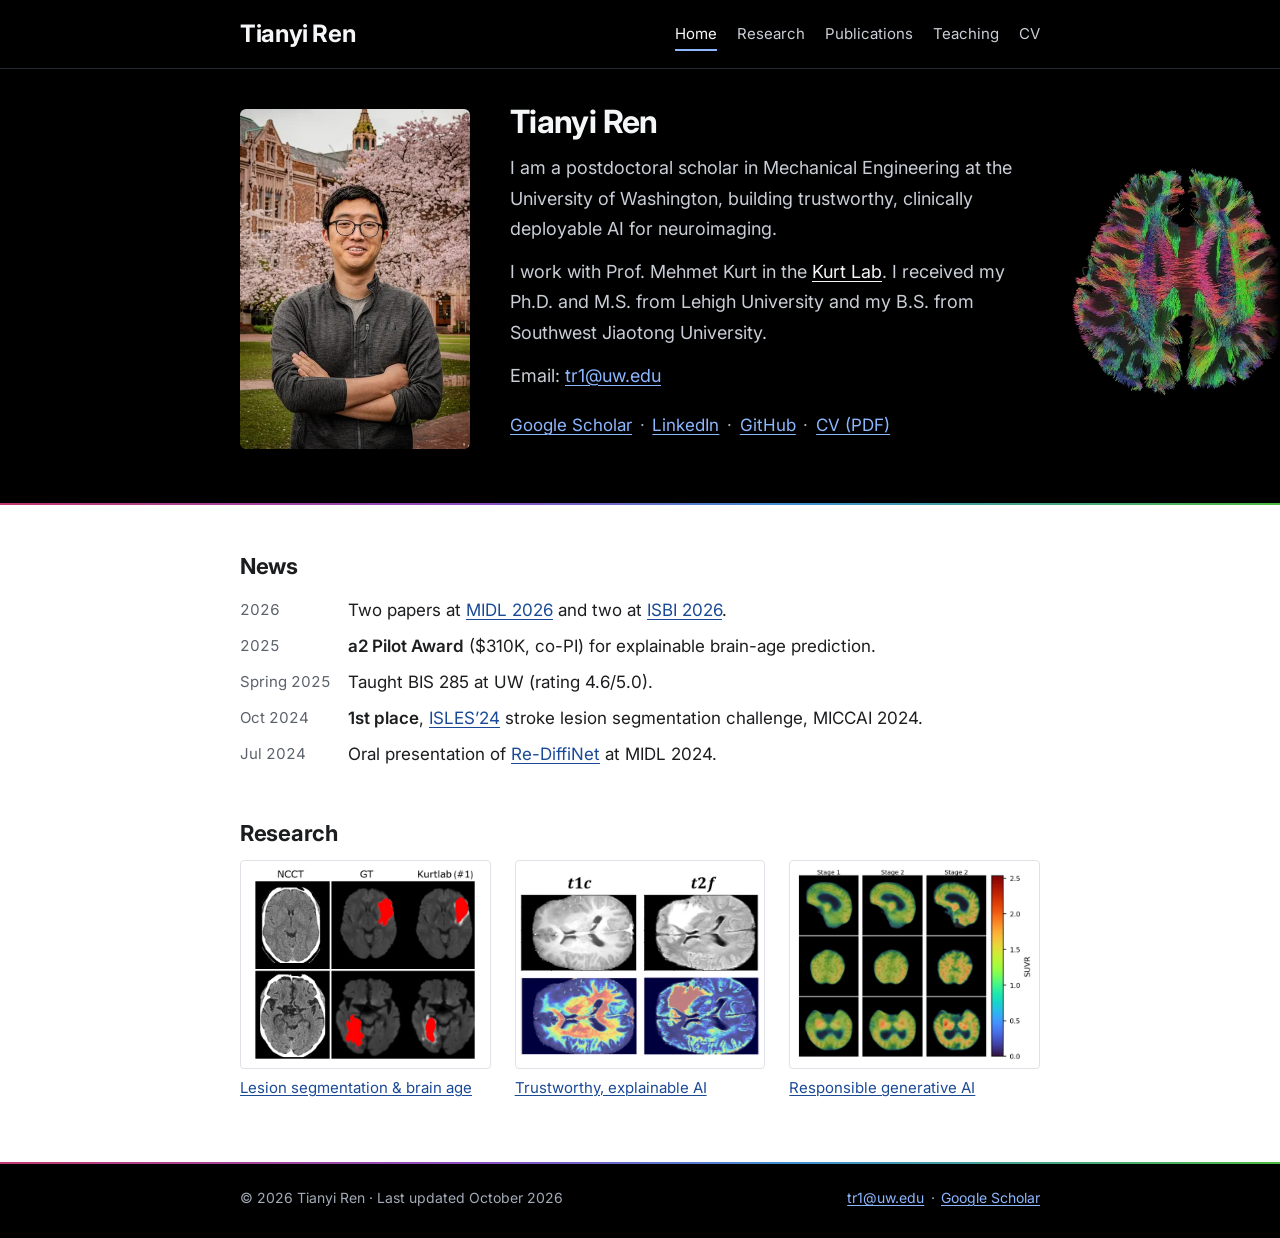
<file: index.html>
<!doctype html>
<html lang="en">
<head>
  <meta charset="utf-8">
  <meta name="viewport" content="width=device-width, initial-scale=1">
  <title>Tianyi Ren — Trustworthy Neuroimaging AI · University of Washington</title>
  <meta name="description" content="Tianyi Ren is a postdoctoral scholar in Mechanical Engineering at the University of Washington building clinically deployable, trustworthy AI for neuroimaging: lesion segmentation, brain-age estimation, and explainable AI.">
  <link rel="canonical" href="https://rentianyi.github.io/index.html">
  <meta name="author" content="Tianyi Ren">
  <meta name="color-scheme" content="light dark">
  <meta name="theme-color" content="#000000" media="(prefers-color-scheme: light)">
  <meta name="theme-color" content="#000000" media="(prefers-color-scheme: dark)">

  <meta property="og:type" content="profile">
  <meta property="og:site_name" content="Tianyi Ren">
  <meta property="og:title" content="Tianyi Ren — Trustworthy Neuroimaging AI">
  <meta property="og:description" content="Postdoctoral Scholar, Department of Mechanical Engineering, University of Washington. Clinically deployable, trustworthy neuroimaging AI: bridging algorithms with real-world needs.">
  <meta property="og:url" content="https://rentianyi.github.io/index.html">
  <meta property="og:image" content="https://rentianyi.github.io/assets/img/og-image.jpg">
  <meta property="og:image:type" content="image/jpeg">
  <meta property="og:image:width" content="1200">
  <meta property="og:image:height" content="630">
  <meta property="og:image:alt" content="Tianyi Ren, Postdoctoral Scholar, University of Washington: clinically deployable, trustworthy neuroimaging AI. Beside the text, a colorful diffusion-MRI tractography image of the brain’s white-matter fibers.">
  <meta property="profile:first_name" content="Tianyi">
  <meta property="profile:last_name" content="Ren">
  <meta name="twitter:card" content="summary_large_image">
  <meta name="twitter:title" content="Tianyi Ren — Trustworthy Neuroimaging AI">
  <meta name="twitter:description" content="Postdoctoral Scholar, Mechanical Engineering, University of Washington. Clinically deployable, trustworthy neuroimaging AI.">
  <meta name="twitter:image" content="https://rentianyi.github.io/assets/img/og-image.jpg">

  <link rel="icon" href="assets/img/favicon.svg" type="image/svg+xml">

  <link rel="preconnect" href="https://fonts.googleapis.com">
  <link rel="preconnect" href="https://fonts.gstatic.com" crossorigin>
  <link rel="stylesheet" href="https://fonts.googleapis.com/css2?family=Inter:wght@400;500;600;700&amp;display=swap">
  <link rel="stylesheet" href="assets/css/site.css">

  <script type="application/ld+json">
  {
    "@context": "https://schema.org",
    "@type": "Person",
    "name": "Tianyi Ren",
    "honorificSuffix": "Ph.D.",
    "url": "https://rentianyi.github.io/index.html",
    "image": "https://rentianyi.github.io/assets/img/headshot-portrait.webp",
    "email": "mailto:tr1@uw.edu",
    "jobTitle": "Postdoctoral Scholar",
    "affiliation": {
      "@type": "CollegeOrUniversity",
      "name": "University of Washington",
      "url": "https://www.washington.edu/",
      "department": { "@type": "Organization", "name": "Department of Mechanical Engineering" }
    },
    "worksFor": {
      "@type": "CollegeOrUniversity",
      "name": "University of Washington"
    },
    "alumniOf": [
      { "@type": "CollegeOrUniversity", "name": "Lehigh University" },
      { "@type": "CollegeOrUniversity", "name": "Southwest Jiaotong University" }
    ],
    "knowsAbout": [
      "Neuroimaging",
      "Medical image segmentation",
      "Ischemic stroke lesion segmentation",
      "Glioblastoma segmentation",
      "Brain age estimation",
      "Explainable AI",
      "Deep learning"
    ],
    "sameAs": [
      "https://scholar.google.com/citations?user=_E3zJtEAAAAJ&hl=en",
      "https://www.linkedin.com/in/tianyi-ren-290b2b133/",
      "https://github.com/rentianyi"
    ]
  }
  </script>
</head>
<body>
  <a class="skip-link" href="#main">Skip to main content</a>

  <!-- SITE HEADER: identical on every page; only aria-current="page" moves -->
  <header class="site-header">
    <div class="site-header__inner">
      <a class="site-name" href="index.html">Tianyi Ren</a>
      <nav class="site-nav" aria-label="Primary">
        <ul role="list">
          <li><a href="index.html" aria-current="page">Home</a></li>
          <li><a href="research.html">Research</a></li>
          <li><a href="publications.html">Publications</a></li>
          <li><a href="teaching.html">Teaching</a></li>
          <li><a href="CV_tianyi.pdf">CV<span class="visually-hidden"> (PDF)</span></a></li>
        </ul>
      </nav>
    </div>
  </header>

  <main id="main" class="page" tabindex="-1">

    <!-- ===== INTRO (black band; the brain artwork is drawn by site.css) ===== -->
    <section class="hero band band--tract" aria-labelledby="name">
      <div class="hero__inner">
        <!-- PHOTO: replace assets/img/headshot-portrait.webp (460 x 680 pixels) -->
        <img class="hero__photo" src="assets/img/headshot-portrait.webp" width="460" height="680"
             alt="Portrait of Tianyi Ren, smiling, wearing glasses and a dark grey zip-up jacket, arms crossed, with cherry blossoms and a brick campus building behind him">
        <div class="hero__text">
          <h1 class="hero__name" id="name">Tianyi Ren</h1>
          <!-- BIO: edit the two paragraphs below -->
          <p>I am a postdoctoral scholar in Mechanical Engineering at the University of Washington, building trustworthy, clinically deployable AI for neuroimaging.</p>
          <p>I work with Prof.&nbsp;Mehmet Kurt in the <a href="https://www.kurtlab.com/">Kurt Lab</a>. I received my Ph.D. and M.S. from Lehigh University and my B.S. from Southwest Jiaotong University.</p>
          <p class="hero__email">Email: <a href="mailto:tr1@uw.edu">tr1@uw.edu</a></p>
          <ul class="links" role="list" aria-label="Profiles">
            <li><a href="https://scholar.google.com/citations?user=_E3zJtEAAAAJ&amp;hl=en">Google Scholar</a></li>
            <li><a href="https://www.linkedin.com/in/tianyi-ren-290b2b133/">LinkedIn</a></li>
            <li><a href="https://github.com/rentianyi">GitHub</a></li>
            <li><a href="CV_tianyi.pdf">CV (PDF)</a></li>
          </ul>
        </div>
      </div>
    </section>

    <!-- ===== NEWS ===== -->
    <section class="section" aria-labelledby="news-title">
      <h2 class="section__title" id="news-title">News</h2>
      <!-- NEWS: newest first, one line each, at most five. Copy one <li> … </li> line to add an item; delete the last one. -->
      <ul class="news" role="list">
        <li><time datetime="2026">2026</time><span>Two papers at <a href="publications.html#ren2026trust">MIDL 2026</a> and two at <a href="publications.html#ren2026adc">ISBI 2026</a>.</span></li>
        <li><time datetime="2025">2025</time><span><strong>a2 Pilot Award</strong> ($310K, co-PI) for explainable brain-age prediction.</span></li>
        <li><time datetime="2025">Spring 2025</time><span>Taught BIS 285 at UW (rating 4.6/5.0).</span></li>
        <li><time datetime="2024-10">Oct 2024</time><span><strong>1st place</strong>, <a href="publications.html#ren2024isles">ISLES’24</a> stroke lesion segmentation challenge, MICCAI 2024.</span></li>
        <li><time datetime="2024-07">Jul 2024</time><span>Oral presentation of <a href="publications.html#ren2024rediffinet">Re-DiffiNet</a> at MIDL 2024.</span></li>
      </ul>
    </section>

    <!-- ===== RESEARCH ===== -->
    <section class="section" aria-labelledby="research-title">
      <h2 class="section__title" id="research-title">Research</h2>
      <ul class="thumbs" role="list">
        <li><a href="research.html#a"><img src="assets/img/research/thumb-a-isles24-kurtlab.webp" width="600" height="519" loading="lazy" decoding="async" alt=""><span>Lesion segmentation &amp; brain age</span></a></li>
        <li><a href="research.html#b"><img src="assets/img/research/thumb-b-xai2025-gradcam.webp" width="600" height="451" loading="lazy" decoding="async" alt=""><span>Trustworthy, explainable AI</span></a></li>
        <li><a href="research.html#c"><img src="assets/img/research/thumb-c-sflnet-tau-pet.webp" width="600" height="496" loading="lazy" decoding="async" alt=""><span>Responsible generative AI</span></a></li>
      </ul>
    </section>
  </main>

  <!-- SITE FOOTER: identical on every page -->
  <footer class="site-footer">
    <div class="site-footer__inner">
      <!-- LAST UPDATED: change the month when you edit the site -->
      <p>© 2026 Tianyi Ren <span aria-hidden="true">·</span> Last updated October 2026</p>
      <ul class="links" role="list" aria-label="Contact">
        <li><a href="mailto:tr1@uw.edu">tr1@uw.edu</a></li>
        <li><a href="https://scholar.google.com/citations?user=_E3zJtEAAAAJ&amp;hl=en">Google Scholar</a></li>
      </ul>
    </div>
  </footer>
</body>
</html>
</file>
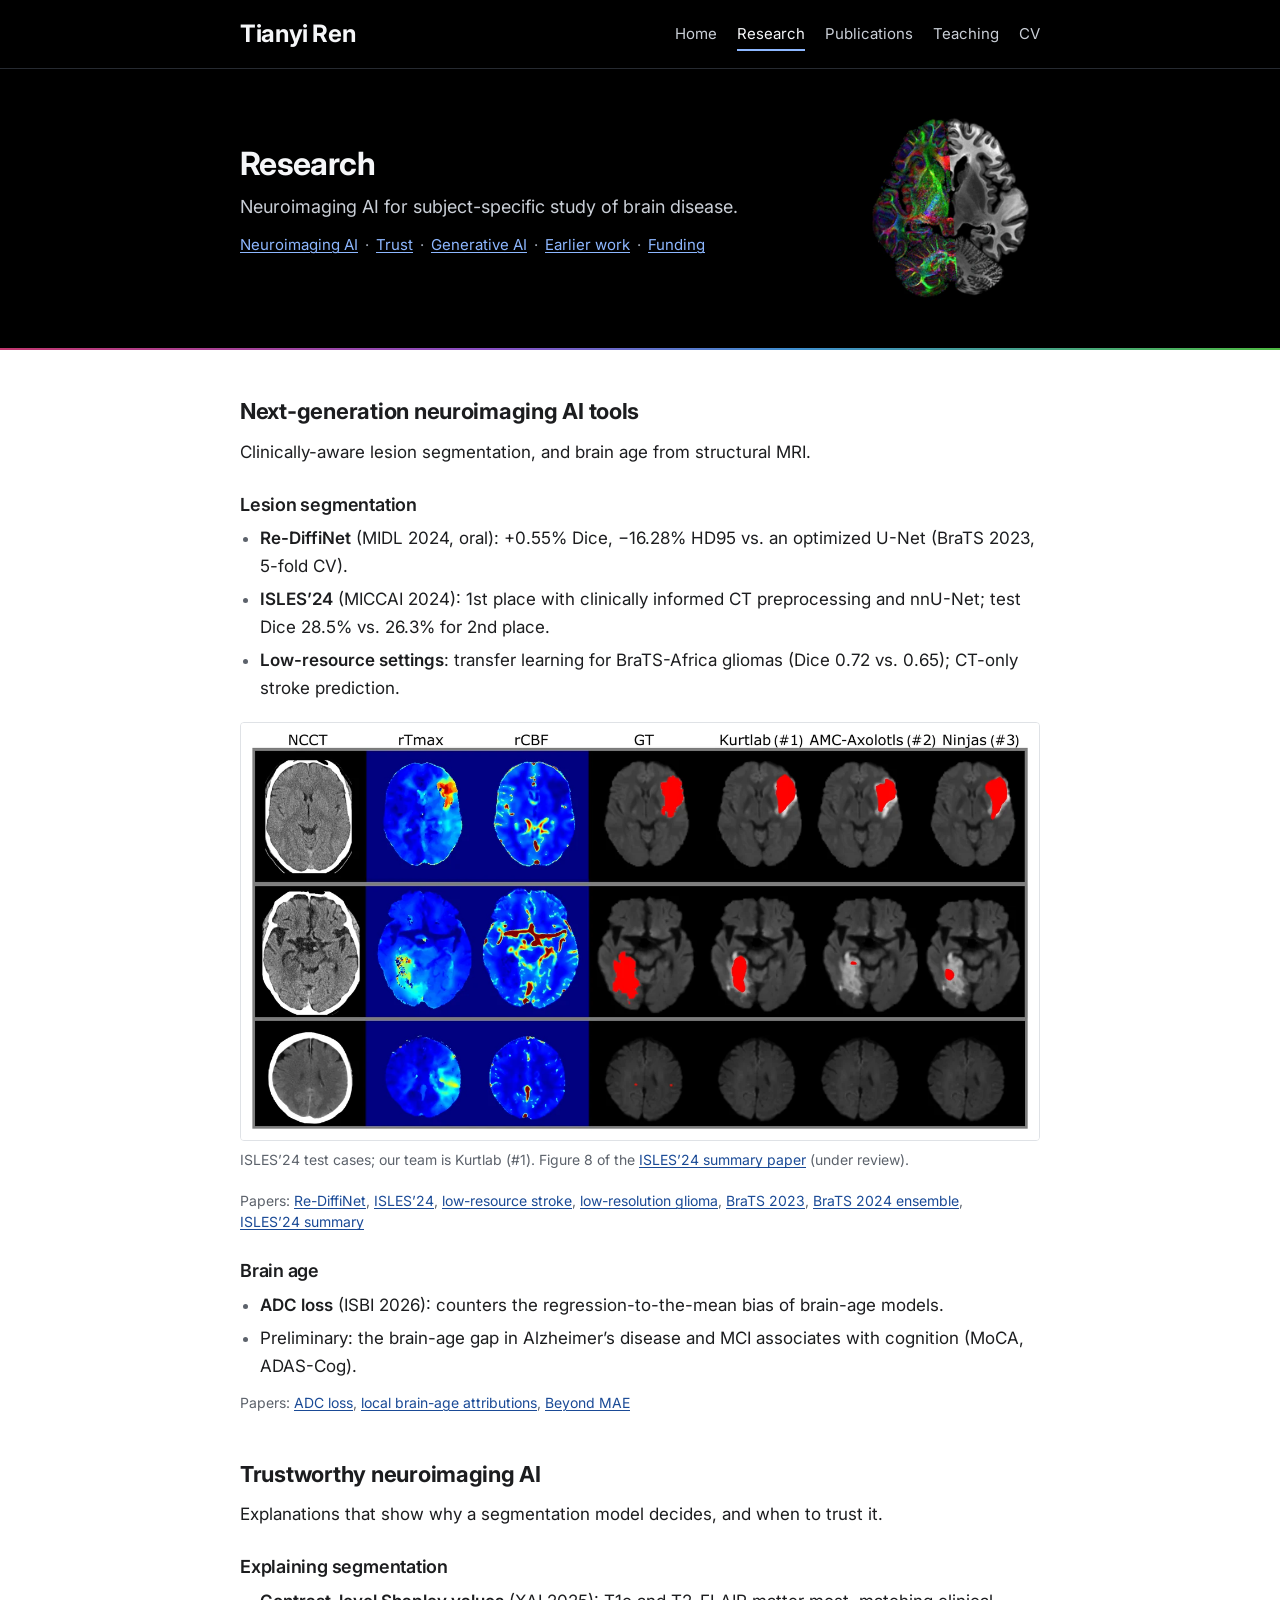
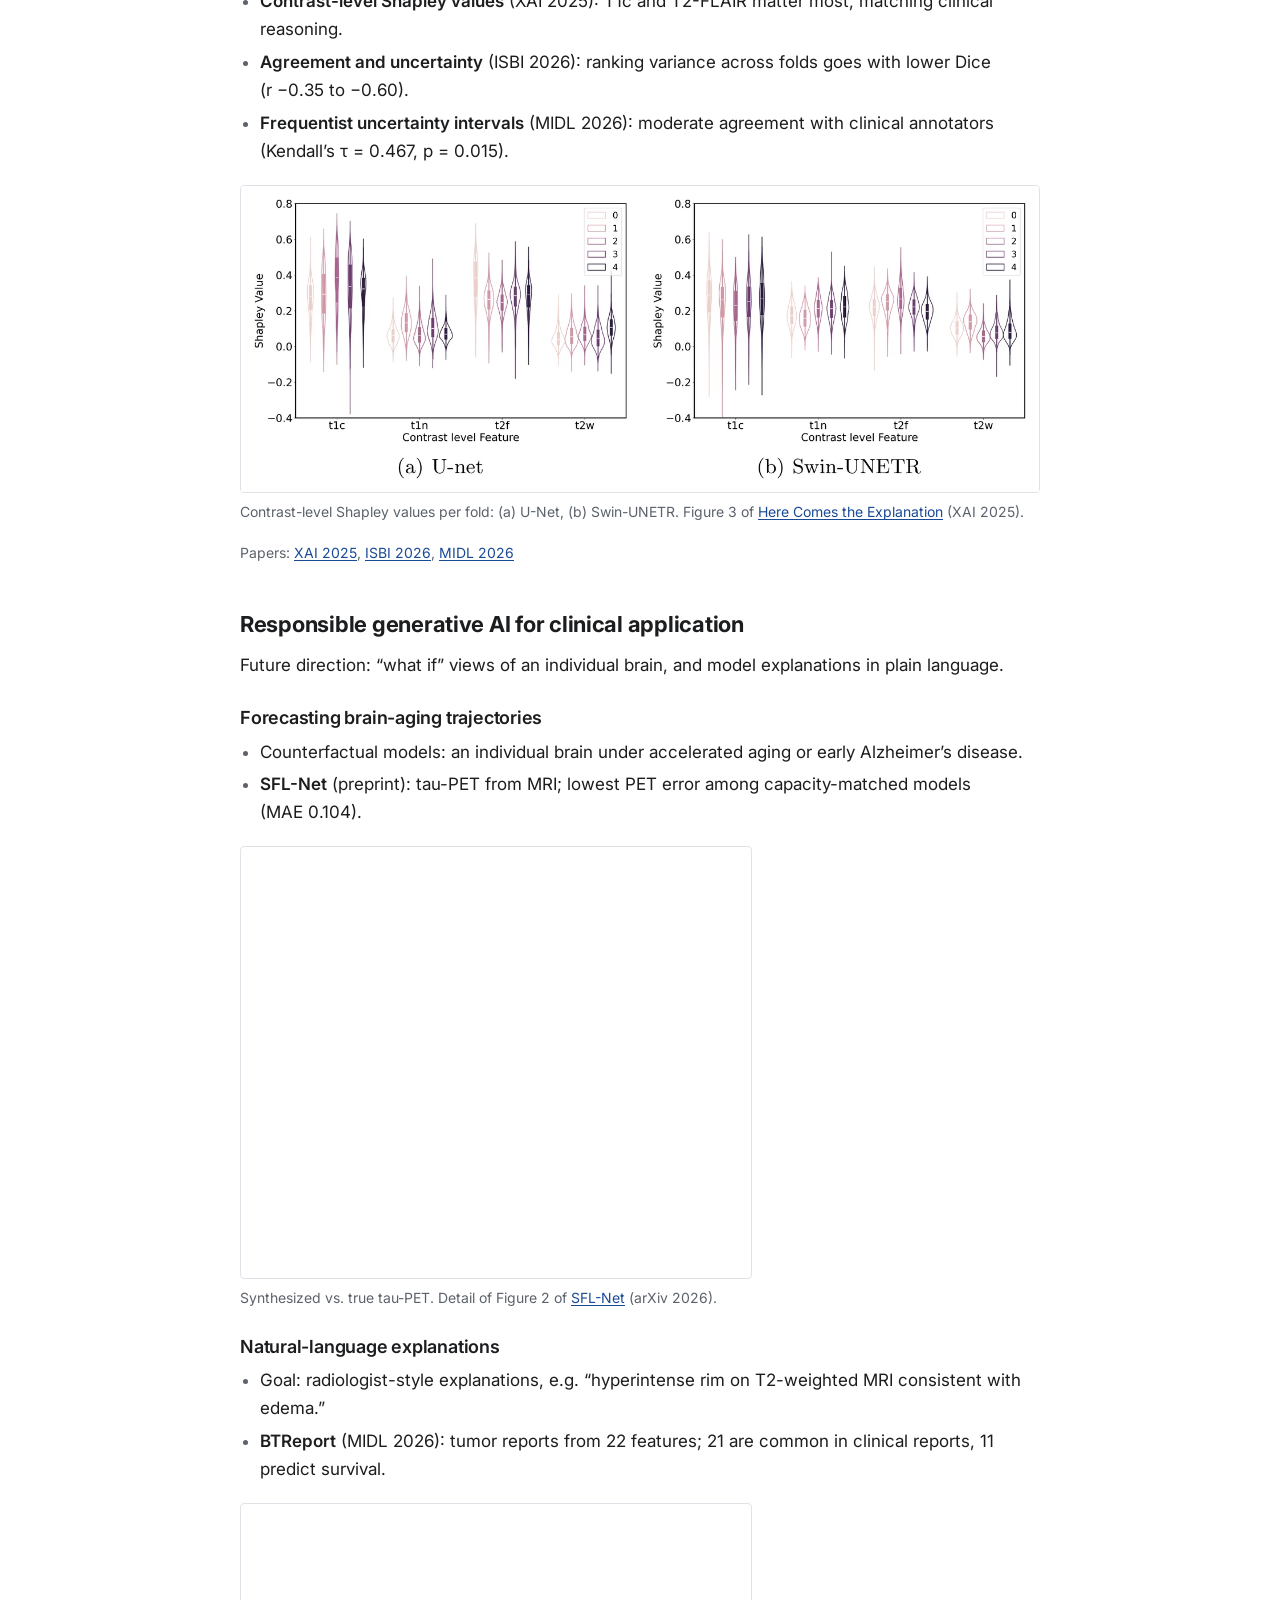
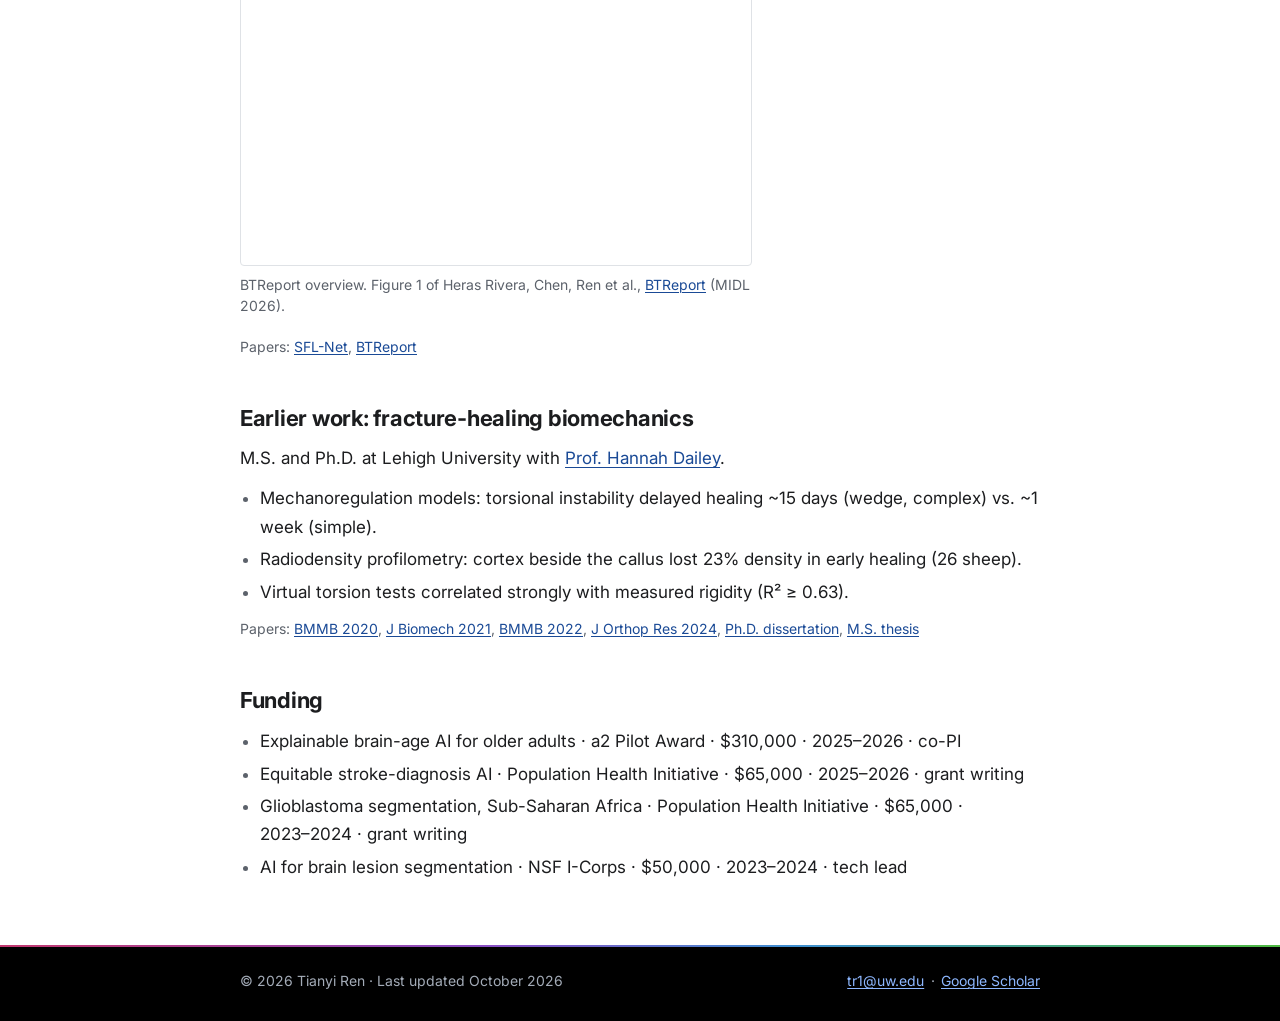
<file: Projects.html>
<!doctype html>
<html lang="en">
<head>
  <meta charset="utf-8">
  <!-- Old address. Sends visitors to research.html -->
  <title>Research — Tianyi Ren</title>
  <meta name="viewport" content="width=device-width, initial-scale=1">
  <link rel="icon" href="assets/img/favicon.svg" type="image/svg+xml">
  <link rel="canonical" href="https://rentianyi.github.io/research.html">
  <meta http-equiv="refresh" content="0; url=research.html">
</head>
<body>
  <p>This page has moved to <a href="research.html">Research</a>.</p>
</body>
</html>
</file>
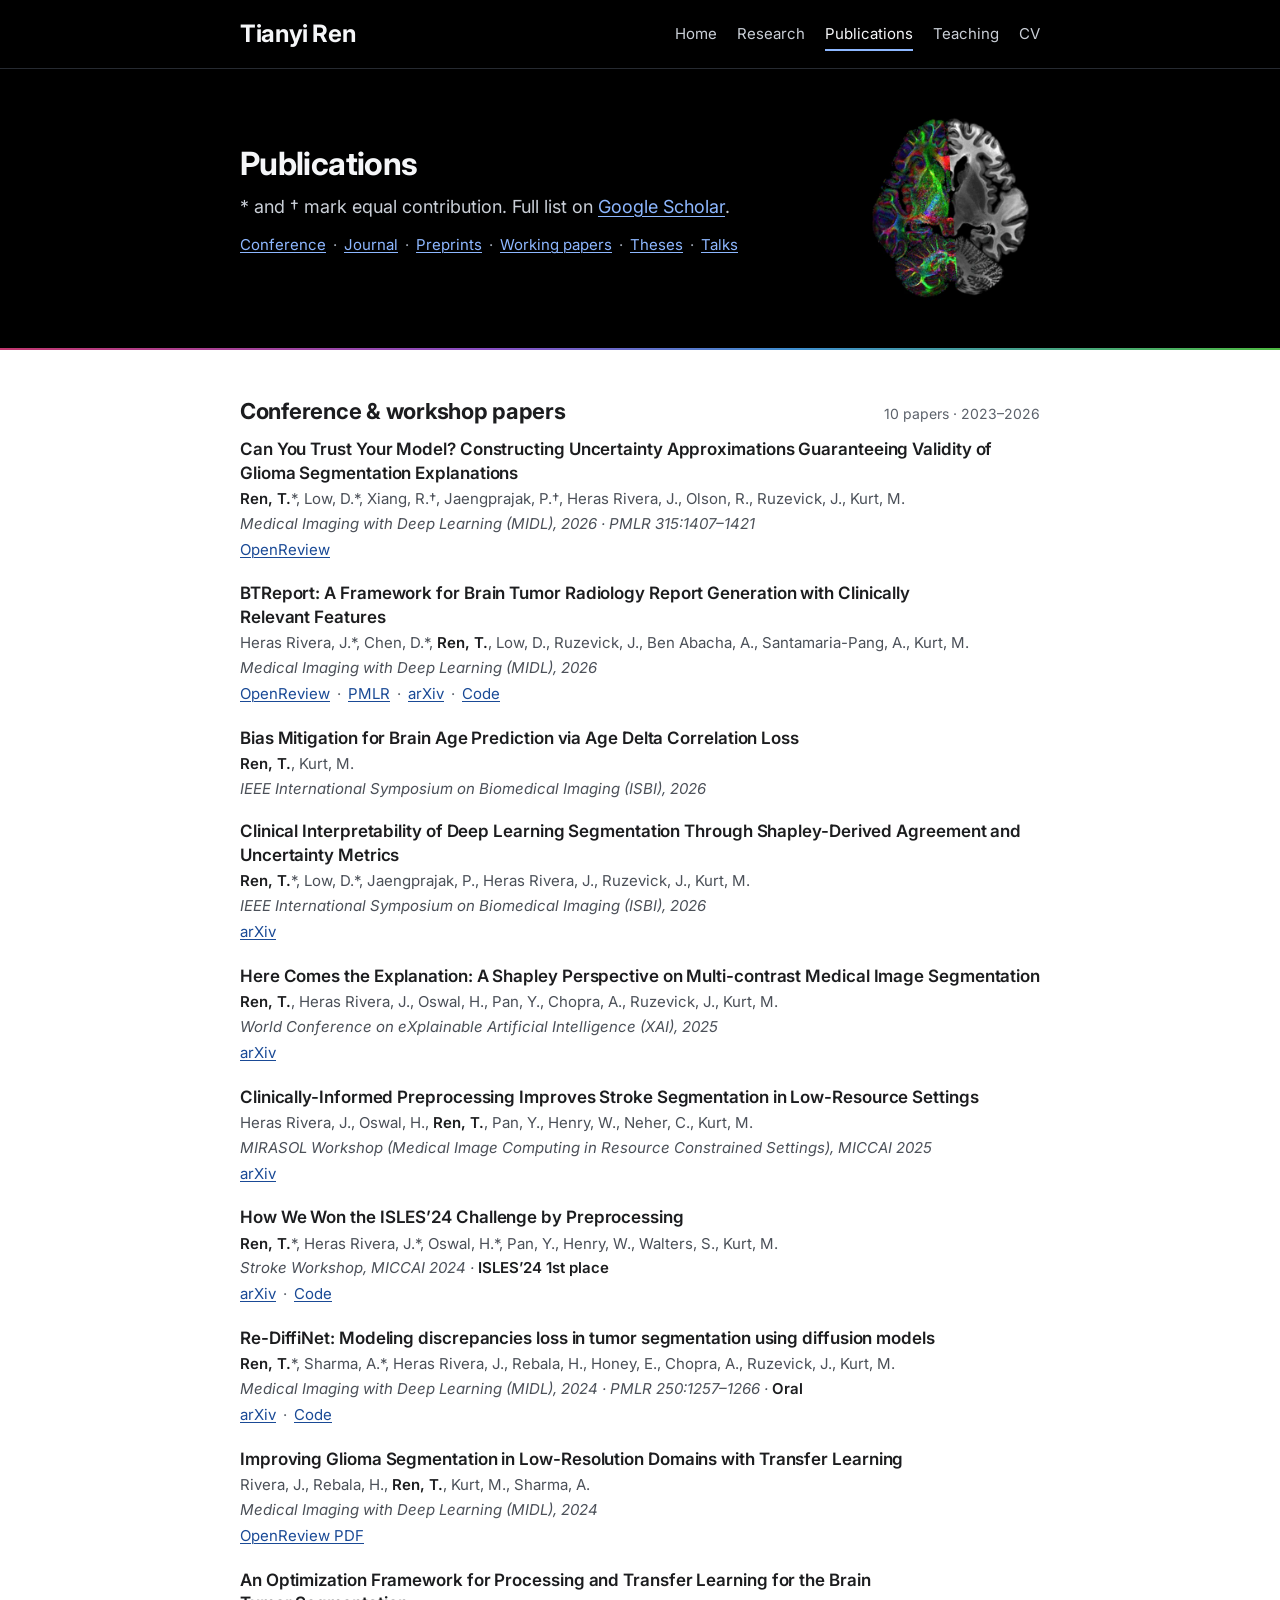
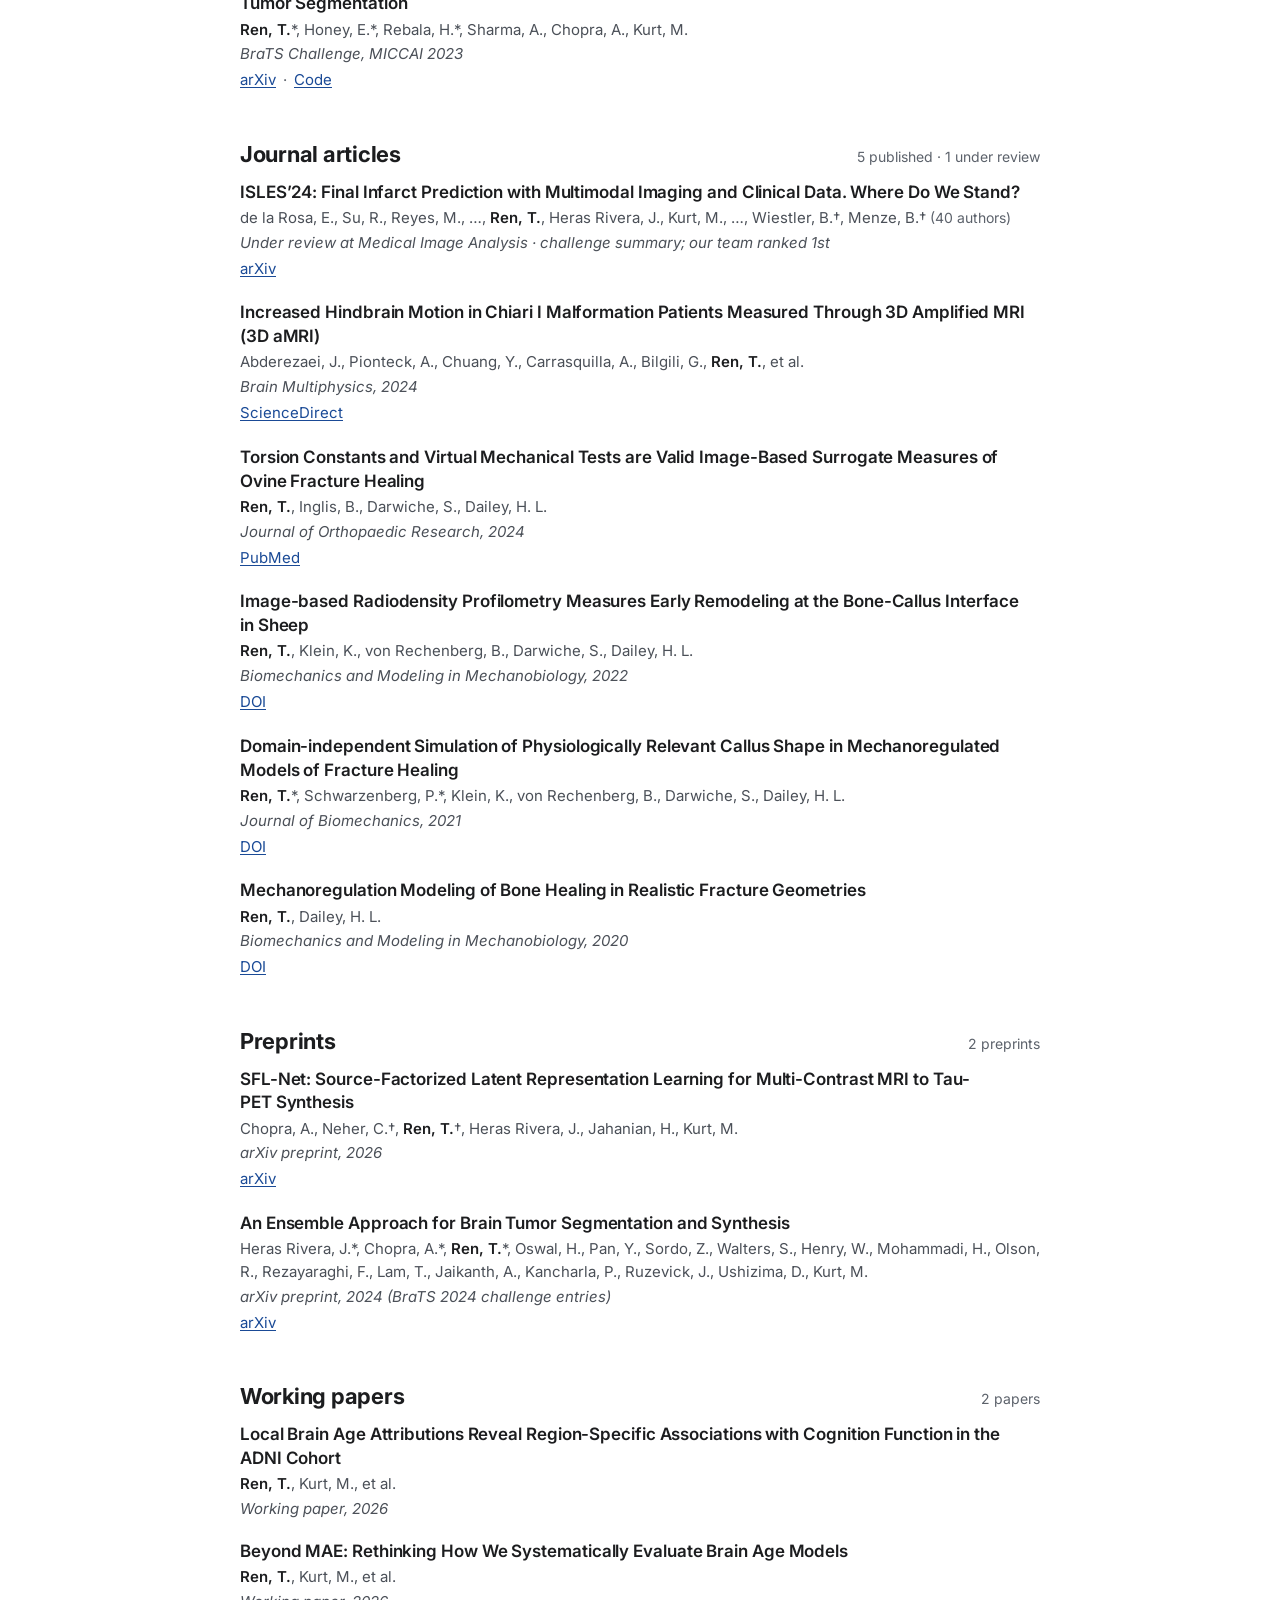
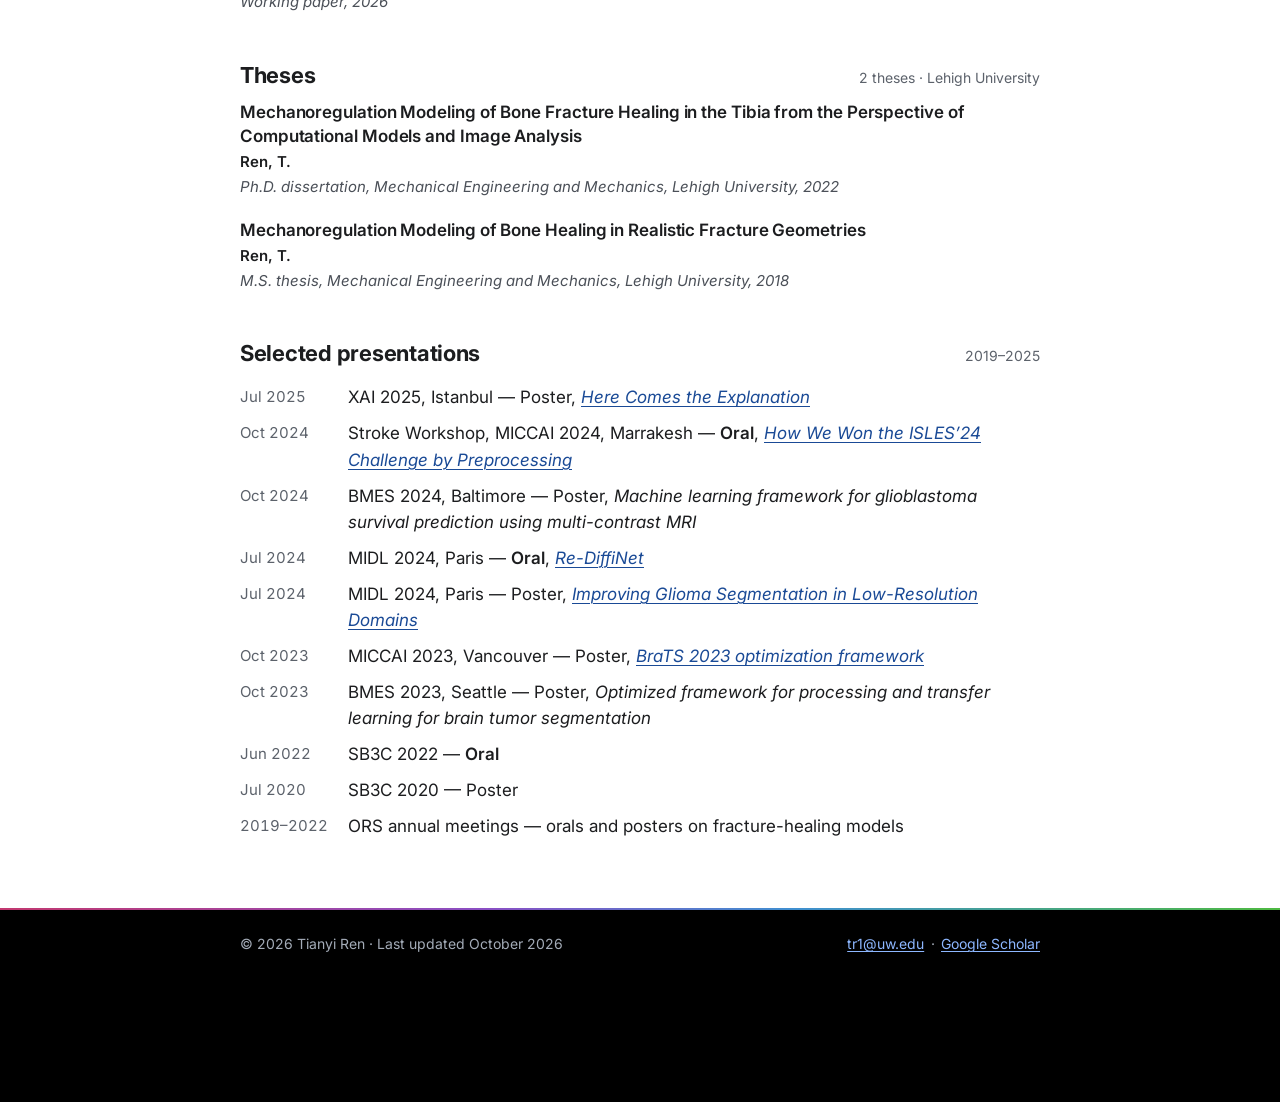
<file: publication.html>
<!doctype html>
<html lang="en">
<head>
  <meta charset="utf-8">
  <!-- Old address. Sends visitors to publications.html -->
  <title>Publications — Tianyi Ren</title>
  <meta name="viewport" content="width=device-width, initial-scale=1">
  <link rel="icon" href="assets/img/favicon.svg" type="image/svg+xml">
  <link rel="canonical" href="https://rentianyi.github.io/publications.html">
  <meta http-equiv="refresh" content="0; url=publications.html">
</head>
<body>
  <p>This page has moved to <a href="publications.html">Publications</a>.</p>
</body>
</html>
</file>
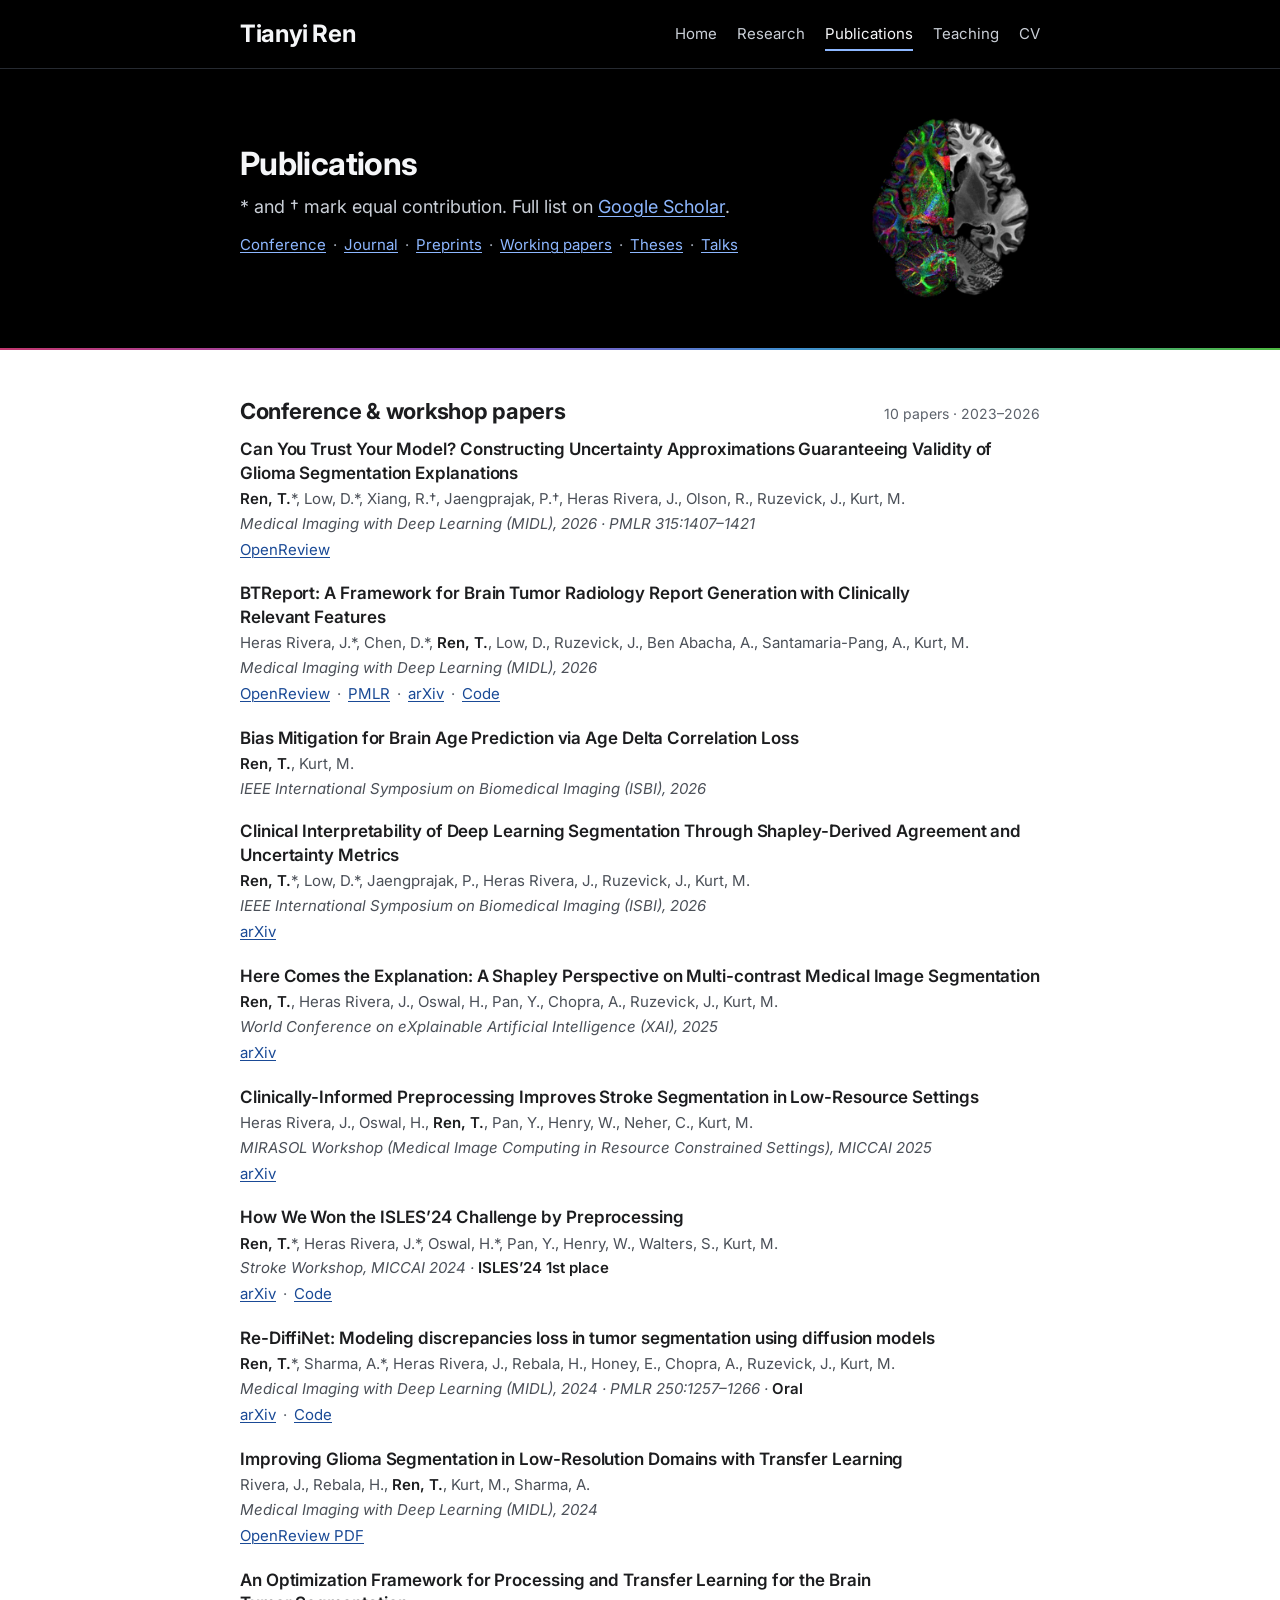
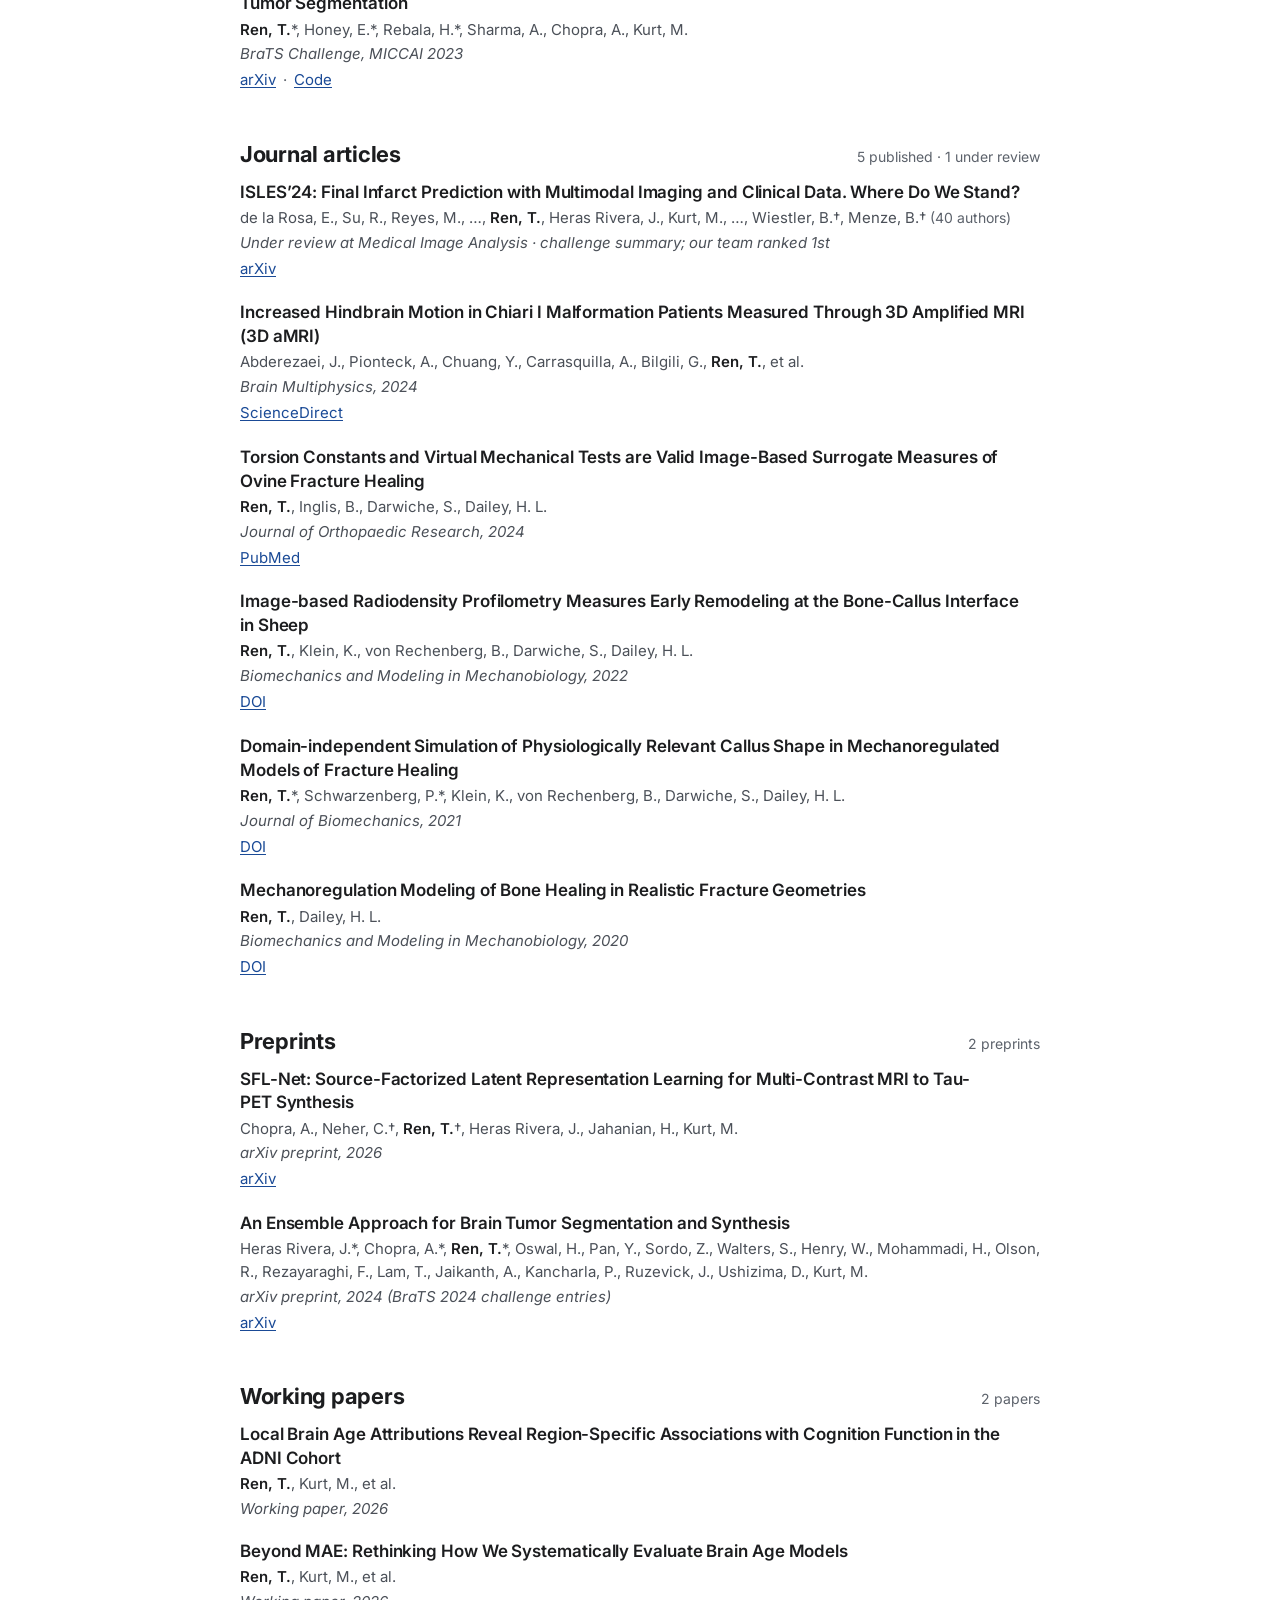
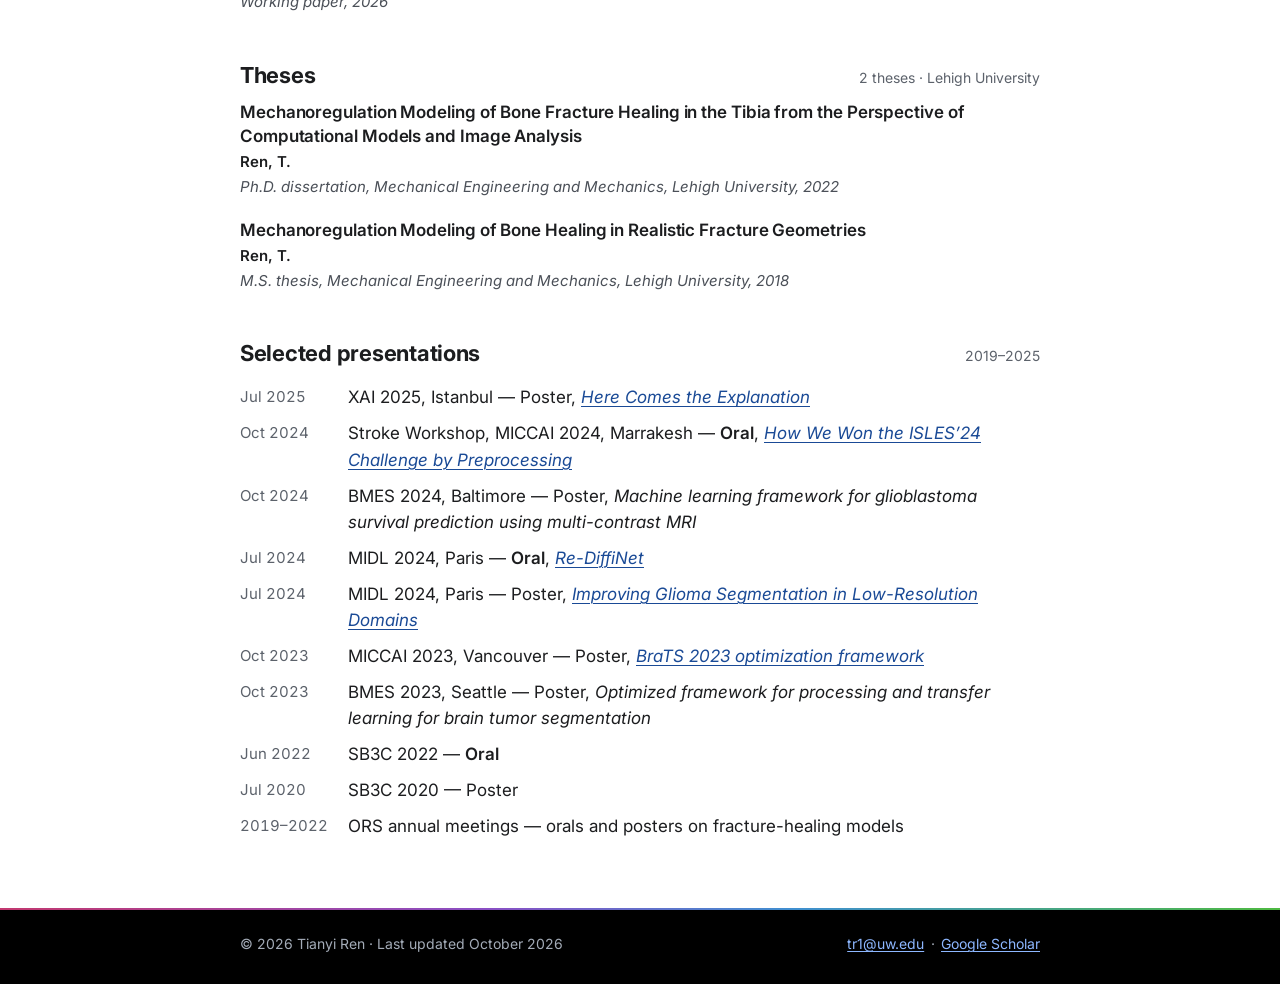
<file: publications.html>
<!doctype html>
<html lang="en">
<head>
  <meta charset="utf-8">
  <meta name="viewport" content="width=device-width, initial-scale=1">
  <title>Publications — Tianyi Ren</title>
  <meta name="description" content="Conference and workshop papers, journal articles, preprints, working papers, theses and selected presentations by Tianyi Ren on neuroimaging AI, explainable AI, brain-age estimation, and bone fracture-healing biomechanics.">
  <link rel="canonical" href="https://rentianyi.github.io/publications.html">
  <meta name="author" content="Tianyi Ren">
  <meta name="color-scheme" content="light dark">
  <meta name="theme-color" content="#000000" media="(prefers-color-scheme: light)">
  <meta name="theme-color" content="#000000" media="(prefers-color-scheme: dark)">

  <meta property="og:type" content="website">
  <meta property="og:site_name" content="Tianyi Ren">
  <meta property="og:title" content="Publications — Tianyi Ren">
  <meta property="og:description" content="Conference and workshop papers, journal articles, preprints, working papers, theses and selected presentations by Tianyi Ren on neuroimaging AI, explainable AI, brain-age estimation, and bone fracture-healing biomechanics.">
  <meta property="og:url" content="https://rentianyi.github.io/publications.html">
  <meta property="og:image" content="https://rentianyi.github.io/assets/img/og-image.jpg">
  <meta property="og:image:type" content="image/jpeg">
  <meta property="og:image:width" content="1200">
  <meta property="og:image:height" content="630">
  <meta property="og:image:alt" content="Tianyi Ren, Postdoctoral Scholar, University of Washington: clinically deployable, trustworthy neuroimaging AI. Beside the text, a colorful diffusion-MRI tractography image of the brain’s white-matter fibers.">
  <meta name="twitter:card" content="summary_large_image">
  <meta name="twitter:image" content="https://rentianyi.github.io/assets/img/og-image.jpg">

  <link rel="icon" href="assets/img/favicon.svg" type="image/svg+xml">

  <link rel="preconnect" href="https://fonts.googleapis.com">
  <link rel="preconnect" href="https://fonts.gstatic.com" crossorigin>
  <link rel="stylesheet" href="https://fonts.googleapis.com/css2?family=Inter:wght@400;500;600;700&amp;display=swap">
  <link rel="stylesheet" href="assets/css/site.css">
</head>
<body>
  <a class="skip-link" href="#main">Skip to main content</a>

  <!-- SITE HEADER: identical on every page; only aria-current="page" moves -->
  <header class="site-header">
    <div class="site-header__inner">
      <a class="site-name" href="index.html">Tianyi Ren</a>
      <nav class="site-nav" aria-label="Primary">
        <ul role="list">
          <li><a href="index.html">Home</a></li>
          <li><a href="research.html">Research</a></li>
          <li><a href="publications.html" aria-current="page">Publications</a></li>
          <li><a href="teaching.html">Teaching</a></li>
          <li><a href="CV_tianyi.pdf">CV<span class="visually-hidden"> (PDF)</span></a></li>
        </ul>
      </nav>
    </div>
  </header>

  <main id="main" class="page" tabindex="-1">

    <header class="page-header band band--dti">
      <h1 class="page-header__title">Publications</h1>
      <p class="page-header__dek">* and † mark equal contribution. Full list on <a href="https://scholar.google.com/citations?user=_E3zJtEAAAAJ&amp;hl=en">Google Scholar</a>.</p>
      <ul class="links" role="list" aria-label="On this page">
        <li><a href="#conference">Conference</a></li>
        <li><a href="#journal">Journal</a></li>
        <li><a href="#preprints">Preprints</a></li>
        <li><a href="#working">Working papers</a></li>
        <li><a href="#theses">Theses</a></li>
        <li><a href="#presentations">Talks</a></li>
      </ul>
    </header>

    <!--
      TEMPLATE FOR A NEW PAPER: copy this block into the right list below (newest first),
      then change the id, title, authors, venue line and links.
      - id: short and unique, e.g. ren2027topic (other pages link to publications.html#ren2027topic)
      - Your name always stays as <span class="me">Ren, T.</span>
      - Equal contribution: copy the paper's own marker right after each name, e.g. <span class="me">Ren, T.</span>*, Low, D.*
        (the legend "* and † mark equal contribution" is in the page header at the top)
      - Long author lists: list everyone, or shorten with "…" and add <span class="meta">(40 authors)</span>
      - Awards / status go at the end of the venue line in <strong>: <strong>Oral</strong>, <strong>1st place</strong>
      - Delete the whole <ul class="links …"> if there is no link.
      - Update the count beside the group heading.

      <li class="paper" id="ren2027topic">
        <h3 class="paper__title">Paper Title</h3>
        <p class="paper__authors"><span class="me">Ren, T.</span>, Kurt, M.</p>
        <p class="paper__venue">Medical Imaging with Deep Learning (MIDL), 2027</p>
        <ul class="links links--sm" role="list">
          <li><a href="https://arxiv.org/abs/XXXX.XXXXX">arXiv<span class="visually-hidden">: Paper Title</span></a></li>
        </ul>
      </li>
    -->

    <section class="section" id="conference" aria-labelledby="conference-title">
      <div class="section__head">
        <h2 class="section__title" id="conference-title">Conference &amp; workshop papers</h2>
        <p class="meta">10 papers <span aria-hidden="true">·</span> 2023–2026</p>
      </div>
      <!-- CONFERENCE & WORKSHOP PAPERS: newest first. Copy an <li class="paper"> … </li> block to add one. -->
      <ol class="papers" role="list">
        <li class="paper" id="ren2026trust">
          <h3 class="paper__title">Can You Trust Your Model? Constructing Uncertainty Approximations Guaranteeing Validity of Glioma Segmentation Explanations</h3>
          <p class="paper__authors"><span class="me">Ren, T.</span>*, Low, D.*, Xiang, R.†, Jaengprajak, P.†, Heras&nbsp;Rivera, J., Olson, R., Ruzevick, J., Kurt, M.</p>
          <p class="paper__venue">Medical Imaging with Deep Learning (MIDL), 2026 <span aria-hidden="true">·</span> <span class="nowrap">PMLR 315:1407–1421</span></p>
          <ul class="links links--sm" role="list">
            <li><a href="https://openreview.net/forum?id=hRI2nP8BuO">OpenReview<span class="visually-hidden">: Can You Trust Your Model?</span></a></li>
          </ul>
        </li>
        <li class="paper" id="heras2026btreport">
          <h3 class="paper__title">BTReport: A Framework for Brain Tumor Radiology Report Generation with Clinically Relevant Features</h3>
          <p class="paper__authors">Heras&nbsp;Rivera, J.*, Chen, D.*, <span class="me">Ren, T.</span>, Low, D., Ruzevick, J., Ben&nbsp;Abacha, A., Santamaria-Pang, A., Kurt, M.</p>
          <p class="paper__venue">Medical Imaging with Deep Learning (MIDL), 2026</p>
          <ul class="links links--sm" role="list">
            <li><a href="https://openreview.net/forum?id=ldnKG4OjD1">OpenReview<span class="visually-hidden">: BTReport</span></a></li>
            <li><a href="https://proceedings.mlr.press/v315/heras-rivera26a.html">PMLR<span class="visually-hidden">: BTReport</span></a></li>
            <li><a href="https://arxiv.org/abs/2602.16006">arXiv<span class="visually-hidden">: BTReport</span></a></li>
            <li><a href="https://github.com/KurtLabUW/BTReport">Code<span class="visually-hidden">: BTReport</span></a></li>
          </ul>
        </li>
        <li class="paper" id="ren2026adc">
          <h3 class="paper__title">Bias Mitigation for Brain Age Prediction via Age Delta Correlation Loss</h3>
          <p class="paper__authors"><span class="me">Ren, T.</span>, Kurt, M.</p>
          <p class="paper__venue">IEEE International Symposium on Biomedical Imaging (ISBI), 2026</p>
        </li>
        <li class="paper" id="ren2026shapley">
          <h3 class="paper__title">Clinical Interpretability of Deep Learning Segmentation Through Shapley-Derived Agreement and Uncertainty Metrics</h3>
          <p class="paper__authors"><span class="me">Ren, T.</span>*, Low, D.*, Jaengprajak, P., Heras&nbsp;Rivera, J., Ruzevick, J., Kurt, M.</p>
          <p class="paper__venue">IEEE International Symposium on Biomedical Imaging (ISBI), 2026</p>
          <ul class="links links--sm" role="list">
            <li><a href="https://arxiv.org/abs/2512.07224">arXiv<span class="visually-hidden">: Clinical Interpretability of Deep Learning Segmentation</span></a></li>
          </ul>
        </li>
        <li class="paper" id="ren2025xai">
          <h3 class="paper__title">Here Comes the Explanation: A Shapley Perspective on Multi-contrast Medical Image Segmentation</h3>
          <p class="paper__authors"><span class="me">Ren, T.</span>, Heras&nbsp;Rivera, J., Oswal, H., Pan, Y., Chopra, A., Ruzevick, J., Kurt, M.</p>
          <p class="paper__venue">World Conference on eXplainable Artificial Intelligence (XAI), 2025</p>
          <ul class="links links--sm" role="list">
            <li><a href="https://arxiv.org/abs/2504.04645">arXiv<span class="visually-hidden">: Here Comes the Explanation</span></a></li>
          </ul>
        </li>
        <li class="paper" id="heras2025mirasol">
          <h3 class="paper__title">Clinically-Informed Preprocessing Improves Stroke Segmentation in Low-Resource Settings</h3>
          <p class="paper__authors">Heras&nbsp;Rivera, J., Oswal, H., <span class="me">Ren, T.</span>, Pan, Y., Henry, W., Neher, C., Kurt, M.</p>
          <p class="paper__venue">MIRASOL Workshop (Medical Image Computing in Resource Constrained Settings), MICCAI 2025</p>
          <ul class="links links--sm" role="list">
            <li><a href="https://arxiv.org/abs/2508.16004">arXiv<span class="visually-hidden">: Clinically-Informed Preprocessing Improves Stroke Segmentation</span></a></li>
          </ul>
        </li>
        <li class="paper" id="ren2024isles">
          <h3 class="paper__title">How We Won the ISLES’24 Challenge by Preprocessing</h3>
          <p class="paper__authors"><span class="me">Ren, T.</span>*, Heras&nbsp;Rivera, J.*, Oswal, H.*, Pan, Y., Henry, W., Walters, S., Kurt, M.</p>
          <p class="paper__venue">Stroke Workshop, MICCAI 2024 <span aria-hidden="true">·</span> <strong>ISLES’24 1st place</strong></p>
          <ul class="links links--sm" role="list">
            <li><a href="https://arxiv.org/abs/2505.18424">arXiv<span class="visually-hidden">: How We Won the ISLES’24 Challenge</span></a></li>
            <li><a href="https://github.com/KurtLabUW/ISLES2024">Code<span class="visually-hidden">: How We Won the ISLES’24 Challenge</span></a></li>
          </ul>
        </li>
        <li class="paper" id="ren2024rediffinet">
          <h3 class="paper__title">Re-DiffiNet: Modeling discrepancies loss in tumor segmentation using diffusion models</h3>
          <p class="paper__authors"><span class="me">Ren, T.</span>*, Sharma, A.*, Heras&nbsp;Rivera, J., Rebala, H., Honey, E., Chopra, A., Ruzevick, J., Kurt, M.</p>
          <p class="paper__venue">Medical Imaging with Deep Learning (MIDL), 2024 <span aria-hidden="true">·</span> <span class="nowrap">PMLR 250:1257–1266</span> <span aria-hidden="true">·</span> <strong>Oral</strong></p>
          <ul class="links links--sm" role="list">
            <li><a href="https://arxiv.org/abs/2402.07354">arXiv<span class="visually-hidden">: Re-DiffiNet</span></a></li>
            <li><a href="https://github.com/KurtLabUW/Re-DiffiNet">Code<span class="visually-hidden">: Re-DiffiNet</span></a></li>
          </ul>
        </li>
        <li class="paper" id="rivera2024glioma">
          <h3 class="paper__title">Improving Glioma Segmentation in Low-Resolution Domains with Transfer Learning</h3>
          <p class="paper__authors">Rivera, J., Rebala, H., <span class="me">Ren, T.</span>, Kurt, M., Sharma, A.</p>
          <p class="paper__venue">Medical Imaging with Deep Learning (MIDL), 2024</p>
          <ul class="links links--sm" role="list">
            <li><a href="https://openreview.net/pdf?id=JyZKi38kv2">OpenReview PDF<span class="visually-hidden">: Improving Glioma Segmentation in Low-Resolution Domains</span></a></li>
          </ul>
        </li>
        <li class="paper" id="ren2023brats">
          <h3 class="paper__title">An Optimization Framework for Processing and Transfer Learning for the Brain Tumor Segmentation</h3>
          <p class="paper__authors"><span class="me">Ren, T.</span>*, Honey, E.*, Rebala, H.*, Sharma, A., Chopra, A., Kurt, M.</p>
          <p class="paper__venue">BraTS Challenge, MICCAI 2023</p>
          <ul class="links links--sm" role="list">
            <li><a href="https://arxiv.org/abs/2402.07008">arXiv<span class="visually-hidden">: An Optimization Framework for Brain Tumor Segmentation</span></a></li>
            <li><a href="https://github.com/KurtLabUW/brats2023_updated">Code<span class="visually-hidden">: An Optimization Framework for Brain Tumor Segmentation</span></a></li>
          </ul>
        </li>
      </ol>
    </section>

    <section class="section" id="journal" aria-labelledby="journal-title">
      <div class="section__head">
        <h2 class="section__title" id="journal-title">Journal articles</h2>
        <p class="meta">5 published <span aria-hidden="true">·</span> 1 under review</p>
      </div>
      <!-- JOURNAL ARTICLES: newest first. Copy an <li class="paper"> … </li> block to add one. -->
      <ol class="papers" role="list">
        <li class="paper" id="isles2024consortium">
          <h3 class="paper__title">ISLES’24: Final Infarct Prediction with Multimodal Imaging and Clinical Data. Where Do We Stand?</h3>
          <p class="paper__authors">de&nbsp;la&nbsp;Rosa, E., Su, R., Reyes, M., …, <span class="me">Ren, T.</span>, Heras&nbsp;Rivera, J., Kurt, M., …, Wiestler, B.†, Menze, B.† <span class="meta">(40 authors)</span></p>
          <p class="paper__venue">Under review at Medical Image Analysis <span aria-hidden="true">·</span> challenge summary; our team ranked 1st</p>
          <ul class="links links--sm" role="list">
            <li><a href="https://arxiv.org/abs/2408.10966">arXiv<span class="visually-hidden">: ISLES’24: Final Infarct Prediction with Multimodal Imaging and Clinical Data</span></a></li>
          </ul>
        </li>
        <li class="paper" id="abderezaei2024chiari">
          <h3 class="paper__title">Increased Hindbrain Motion in Chiari I Malformation Patients Measured Through 3D Amplified MRI (3D aMRI)</h3>
          <p class="paper__authors">Abderezaei, J., Pionteck, A., Chuang, Y., Carrasquilla, A., Bilgili, G., <span class="me">Ren, T.</span>, et al.</p>
          <p class="paper__venue">Brain Multiphysics, 2024</p>
          <ul class="links links--sm" role="list">
            <li><a href="https://www.sciencedirect.com/science/article/pii/S266652202400011X">ScienceDirect<span class="visually-hidden">: Increased Hindbrain Motion in Chiari I Malformation Patients</span></a></li>
          </ul>
        </li>
        <li class="paper" id="ren2024torsion">
          <h3 class="paper__title">Torsion Constants and Virtual Mechanical Tests are Valid Image-Based Surrogate Measures of Ovine Fracture Healing</h3>
          <p class="paper__authors"><span class="me">Ren, T.</span>, Inglis, B., Darwiche, S., Dailey, H. L.</p>
          <p class="paper__venue">Journal of Orthopaedic Research, 2024</p>
          <ul class="links links--sm" role="list">
            <li><a href="https://pubmed.ncbi.nlm.nih.gov/38491964/">PubMed<span class="visually-hidden">: Torsion Constants and Virtual Mechanical Tests</span></a></li>
          </ul>
        </li>
        <li class="paper" id="ren2022radiodensity">
          <h3 class="paper__title">Image-based Radiodensity Profilometry Measures Early Remodeling at the Bone-Callus Interface in Sheep</h3>
          <p class="paper__authors"><span class="me">Ren, T.</span>, Klein, K., von&nbsp;Rechenberg, B., Darwiche, S., Dailey, H. L.</p>
          <p class="paper__venue">Biomechanics and Modeling in Mechanobiology, 2022</p>
          <ul class="links links--sm" role="list">
            <li><a href="https://doi.org/10.1007/s10237-021-01553-2">DOI<span class="visually-hidden">: Image-based Radiodensity Profilometry</span></a></li>
          </ul>
        </li>
        <li class="paper" id="ren2021callus">
          <h3 class="paper__title">Domain-independent Simulation of Physiologically Relevant Callus Shape in Mechanoregulated Models of Fracture Healing</h3>
          <p class="paper__authors"><span class="me">Ren, T.</span>*, Schwarzenberg, P.*, Klein, K., von&nbsp;Rechenberg, B., Darwiche, S., Dailey, H. L.</p>
          <p class="paper__venue">Journal of Biomechanics, 2021</p>
          <ul class="links links--sm" role="list">
            <li><a href="https://doi.org/10.1016/j.jbiomech.2021.110300">DOI<span class="visually-hidden">: Domain-independent Simulation of Callus Shape</span></a></li>
          </ul>
        </li>
        <li class="paper" id="ren2020mechanoregulation">
          <h3 class="paper__title">Mechanoregulation Modeling of Bone Healing in Realistic Fracture Geometries</h3>
          <p class="paper__authors"><span class="me">Ren, T.</span>, Dailey, H. L.</p>
          <p class="paper__venue">Biomechanics and Modeling in Mechanobiology, 2020</p>
          <ul class="links links--sm" role="list">
            <li><a href="https://doi.org/10.1007/s10237-020-01340-5">DOI<span class="visually-hidden">: Mechanoregulation Modeling of Bone Healing</span></a></li>
          </ul>
        </li>
      </ol>
    </section>

    <section class="section" id="preprints" aria-labelledby="preprints-title">
      <div class="section__head">
        <h2 class="section__title" id="preprints-title">Preprints</h2>
        <p class="meta">2 preprints</p>
      </div>
      <!-- PREPRINTS: newest first (venue line "arXiv preprint, 2026"). When one is accepted, move its
           <li class="paper"> to the right list above and update the counts beside the headings. -->
      <ol class="papers" role="list">
        <li class="paper" id="chopra2026sflnet">
          <h3 class="paper__title">SFL-Net: Source-Factorized Latent Representation Learning for Multi-Contrast MRI to Tau-PET Synthesis</h3>
          <p class="paper__authors">Chopra, A., Neher, C.†, <span class="me">Ren, T.</span>†, Heras&nbsp;Rivera, J., Jahanian, H., Kurt, M.</p>
          <p class="paper__venue">arXiv preprint, 2026</p>
          <ul class="links links--sm" role="list">
            <li><a href="https://arxiv.org/abs/2602.22545">arXiv<span class="visually-hidden">: SFL-Net</span></a></li>
          </ul>
        </li>
        <li class="paper" id="heras2024ensemble">
          <h3 class="paper__title">An Ensemble Approach for Brain Tumor Segmentation and Synthesis</h3>
          <p class="paper__authors">Heras&nbsp;Rivera, J.*, Chopra, A.*, <span class="me">Ren, T.</span>*, Oswal, H., Pan, Y., Sordo, Z., Walters, S., Henry, W., Mohammadi, H., Olson, R., Rezayaraghi, F., Lam, T., Jaikanth, A., Kancharla, P., Ruzevick, J., Ushizima, D., Kurt, M.</p>
          <p class="paper__venue">arXiv preprint, 2024 (BraTS 2024 challenge entries)</p>
          <ul class="links links--sm" role="list">
            <li><a href="https://arxiv.org/abs/2411.17617">arXiv<span class="visually-hidden">: An Ensemble Approach for Brain Tumor Segmentation and Synthesis</span></a></li>
          </ul>
        </li>
      </ol>
    </section>

    <section class="section" id="working" aria-labelledby="working-title">
      <div class="section__head">
        <h2 class="section__title" id="working-title">Working papers</h2>
        <p class="meta">2 papers</p>
      </div>
      <!-- WORKING PAPERS: newest first. When one is published, move its <li class="paper"> to the right list above. -->
      <ol class="papers" role="list">
        <li class="paper" id="wp2026localbrainage">
          <h3 class="paper__title">Local Brain Age Attributions Reveal Region-Specific Associations with Cognition Function in the ADNI Cohort</h3>
          <p class="paper__authors"><span class="me">Ren, T.</span>, Kurt, M., et al.</p>
          <p class="paper__venue">Working paper, 2026</p>
        </li>
        <li class="paper" id="wp2026beyondmae">
          <h3 class="paper__title">Beyond MAE: Rethinking How We Systematically Evaluate Brain Age Models</h3>
          <p class="paper__authors"><span class="me">Ren, T.</span>, Kurt, M., et al.</p>
          <p class="paper__venue">Working paper, 2026</p>
        </li>
      </ol>
    </section>

    <section class="section" id="theses" aria-labelledby="theses-title">
      <div class="section__head">
        <h2 class="section__title" id="theses-title">Theses</h2>
        <p class="meta">2 theses <span aria-hidden="true">·</span> Lehigh University</p>
      </div>
      <!-- THESES: newest first (venue line "Ph.D. dissertation, Department, University, Year"). -->
      <ol class="papers" role="list">
        <li class="paper" id="ren2022phd">
          <h3 class="paper__title">Mechanoregulation Modeling of Bone Fracture Healing in the Tibia from the Perspective of Computational Models and Image Analysis</h3>
          <p class="paper__authors"><span class="me">Ren, T.</span></p>
          <p class="paper__venue">Ph.D. dissertation, Mechanical Engineering and Mechanics, Lehigh University, 2022</p>
        </li>
        <li class="paper" id="ren2018msthesis">
          <h3 class="paper__title">Mechanoregulation Modeling of Bone Healing in Realistic Fracture Geometries</h3>
          <p class="paper__authors"><span class="me">Ren, T.</span></p>
          <p class="paper__venue">M.S. thesis, Mechanical Engineering and Mechanics, Lehigh University, 2018</p>
        </li>
      </ol>
    </section>

    <section class="section" id="presentations" aria-labelledby="presentations-title">
      <div class="section__head">
        <h2 class="section__title" id="presentations-title">Selected presentations</h2>
        <p class="meta">2019–2025</p>
      </div>
      <!-- PRESENTATIONS: newest first, one line each: date, then "Event — Oral/Poster, <cite>Title</cite>". -->
      <ul class="news" role="list">
        <li><time datetime="2025-07">Jul 2025</time><span>XAI 2025, Istanbul — Poster, <cite><a href="#ren2025xai">Here Comes the Explanation</a></cite></span></li>
        <li><time datetime="2024-10">Oct 2024</time><span>Stroke Workshop, MICCAI 2024, Marrakesh — <strong>Oral</strong>, <cite><a href="#ren2024isles">How We Won the ISLES’24 Challenge by Preprocessing</a></cite></span></li>
        <li><time datetime="2024-10">Oct 2024</time><span>BMES 2024, Baltimore — Poster, <cite>Machine learning framework for glioblastoma survival prediction using multi-contrast MRI</cite></span></li>
        <li><time datetime="2024-07">Jul 2024</time><span>MIDL 2024, Paris — <strong>Oral</strong>, <cite><a href="#ren2024rediffinet">Re-DiffiNet</a></cite></span></li>
        <li><time datetime="2024-07">Jul 2024</time><span>MIDL 2024, Paris — Poster, <cite><a href="#rivera2024glioma">Improving Glioma Segmentation in Low-Resolution Domains</a></cite></span></li>
        <li><time datetime="2023-10">Oct 2023</time><span>MICCAI 2023, Vancouver — Poster, <cite><a href="#ren2023brats">BraTS 2023 optimization framework</a></cite></span></li>
        <li><time datetime="2023-10">Oct 2023</time><span>BMES 2023, Seattle — Poster, <cite>Optimized framework for processing and transfer learning for brain tumor segmentation</cite></span></li>
        <li><time datetime="2022-06">Jun 2022</time><span>SB3C 2022 — <strong>Oral</strong></span></li>
        <li><time datetime="2020-07">Jul 2020</time><span>SB3C 2020 — Poster</span></li>
        <li><time datetime="2019">2019–2022</time><span>ORS annual meetings — orals and posters on fracture-healing models</span></li>
      </ul>
    </section>

  </main>

  <!-- SITE FOOTER: identical on every page -->
  <footer class="site-footer">
    <div class="site-footer__inner">
      <!-- LAST UPDATED: change the month when you edit the site -->
      <p>© 2026 Tianyi Ren <span aria-hidden="true">·</span> Last updated October 2026</p>
      <ul class="links" role="list" aria-label="Contact">
        <li><a href="mailto:tr1@uw.edu">tr1@uw.edu</a></li>
        <li><a href="https://scholar.google.com/citations?user=_E3zJtEAAAAJ&amp;hl=en">Google Scholar</a></li>
      </ul>
    </div>
  </footer>
</body>
</html>
</file>
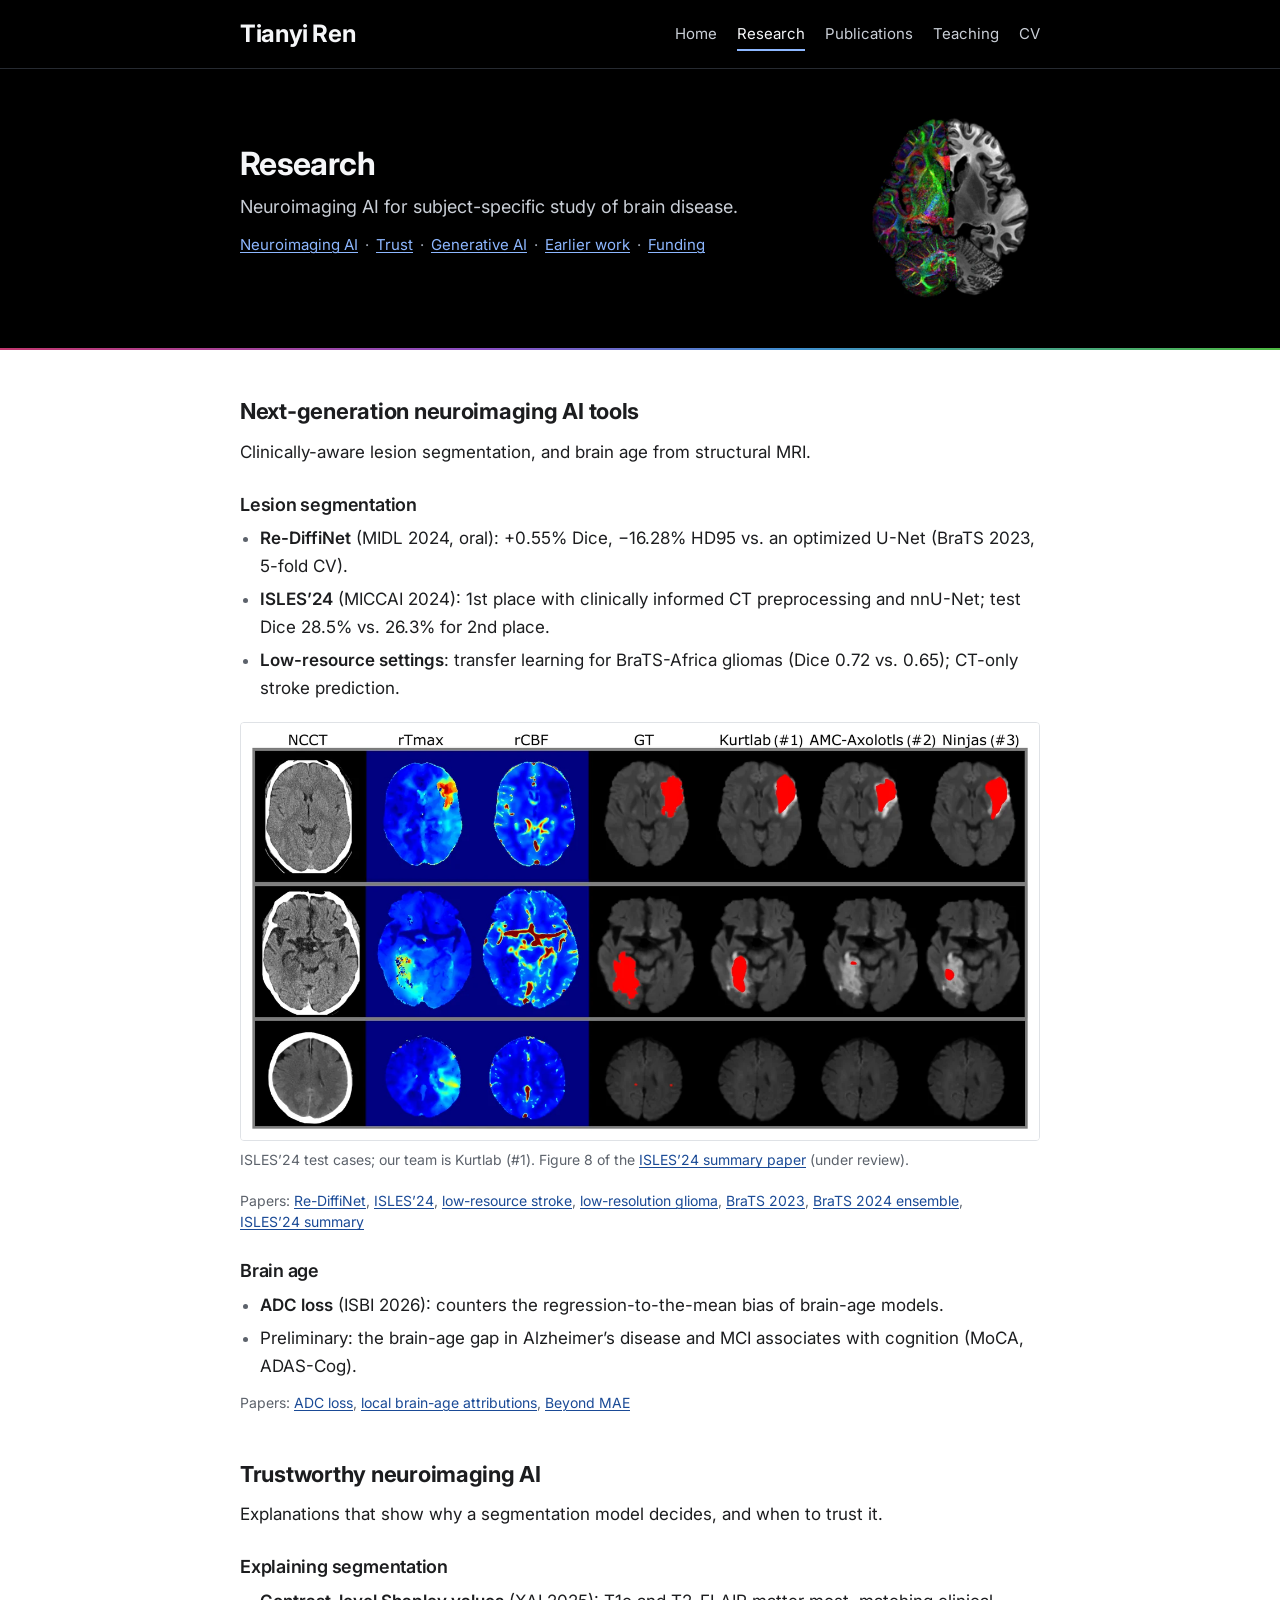
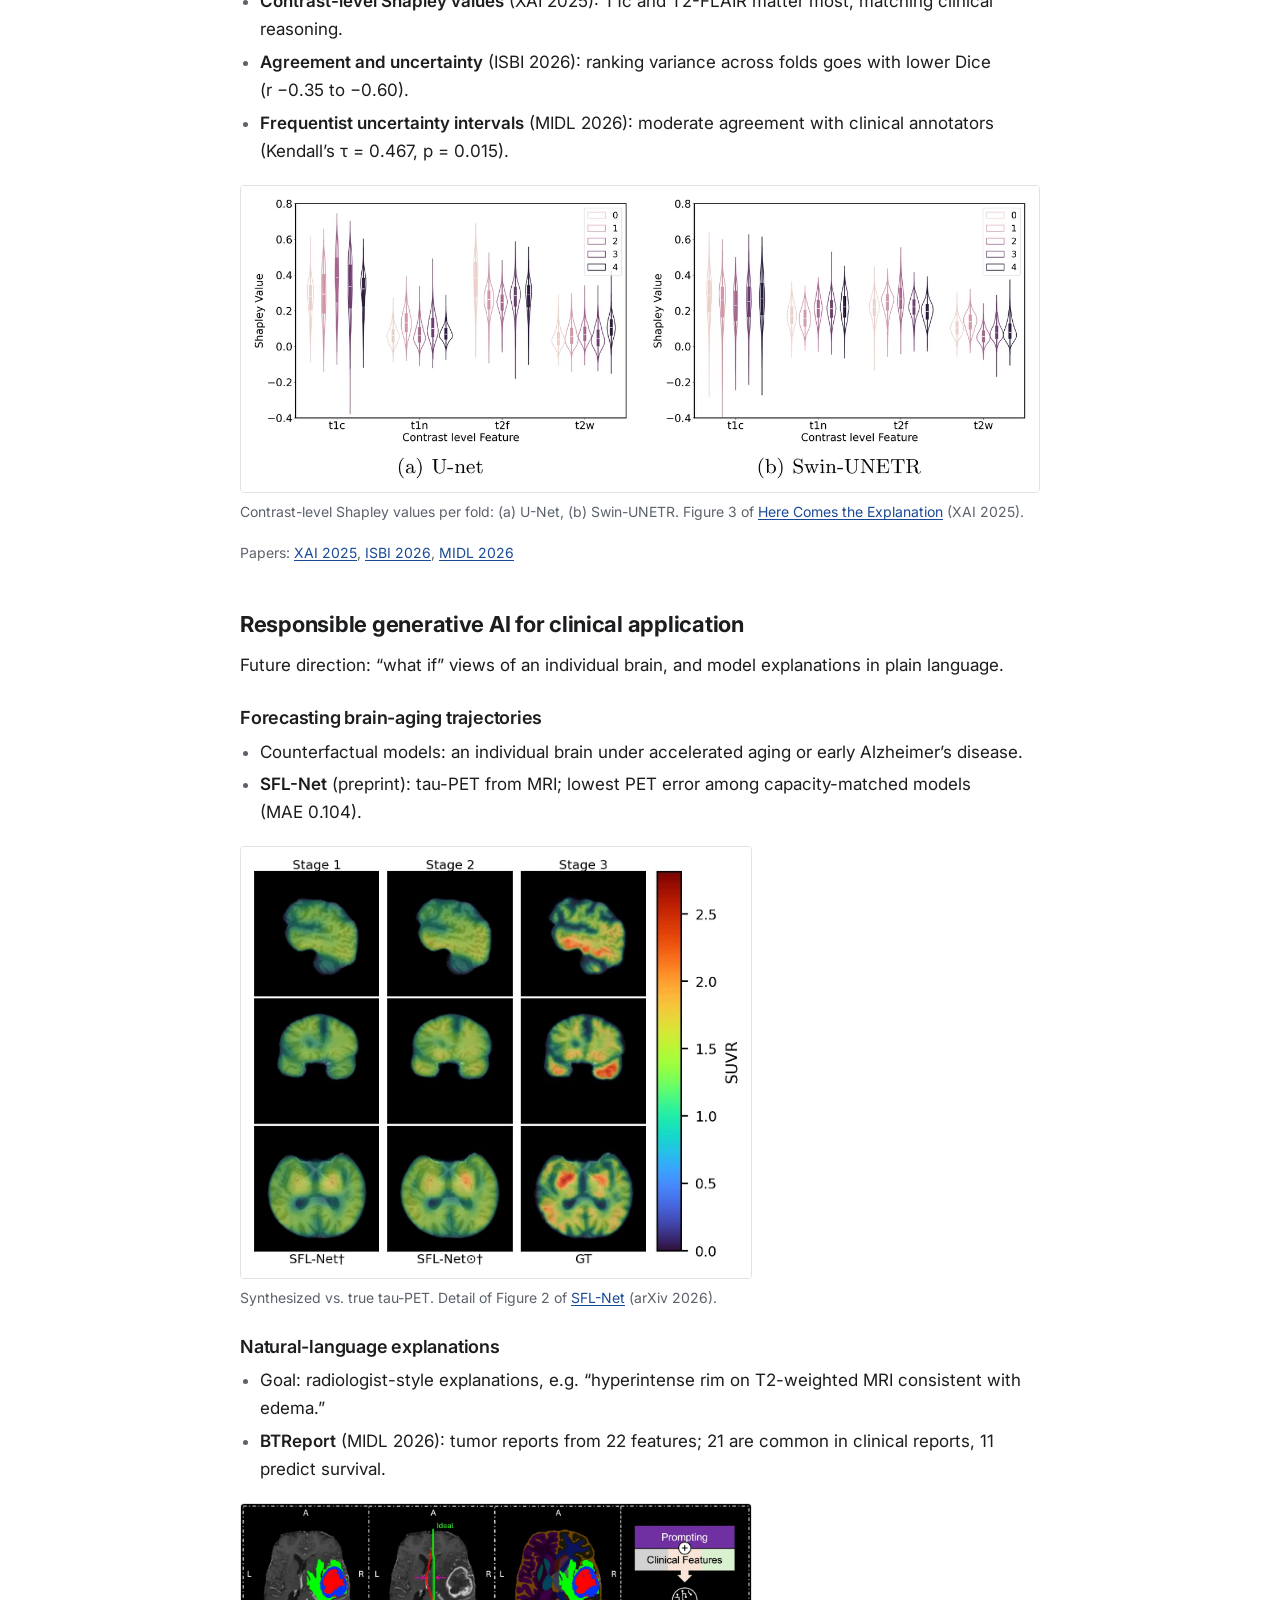
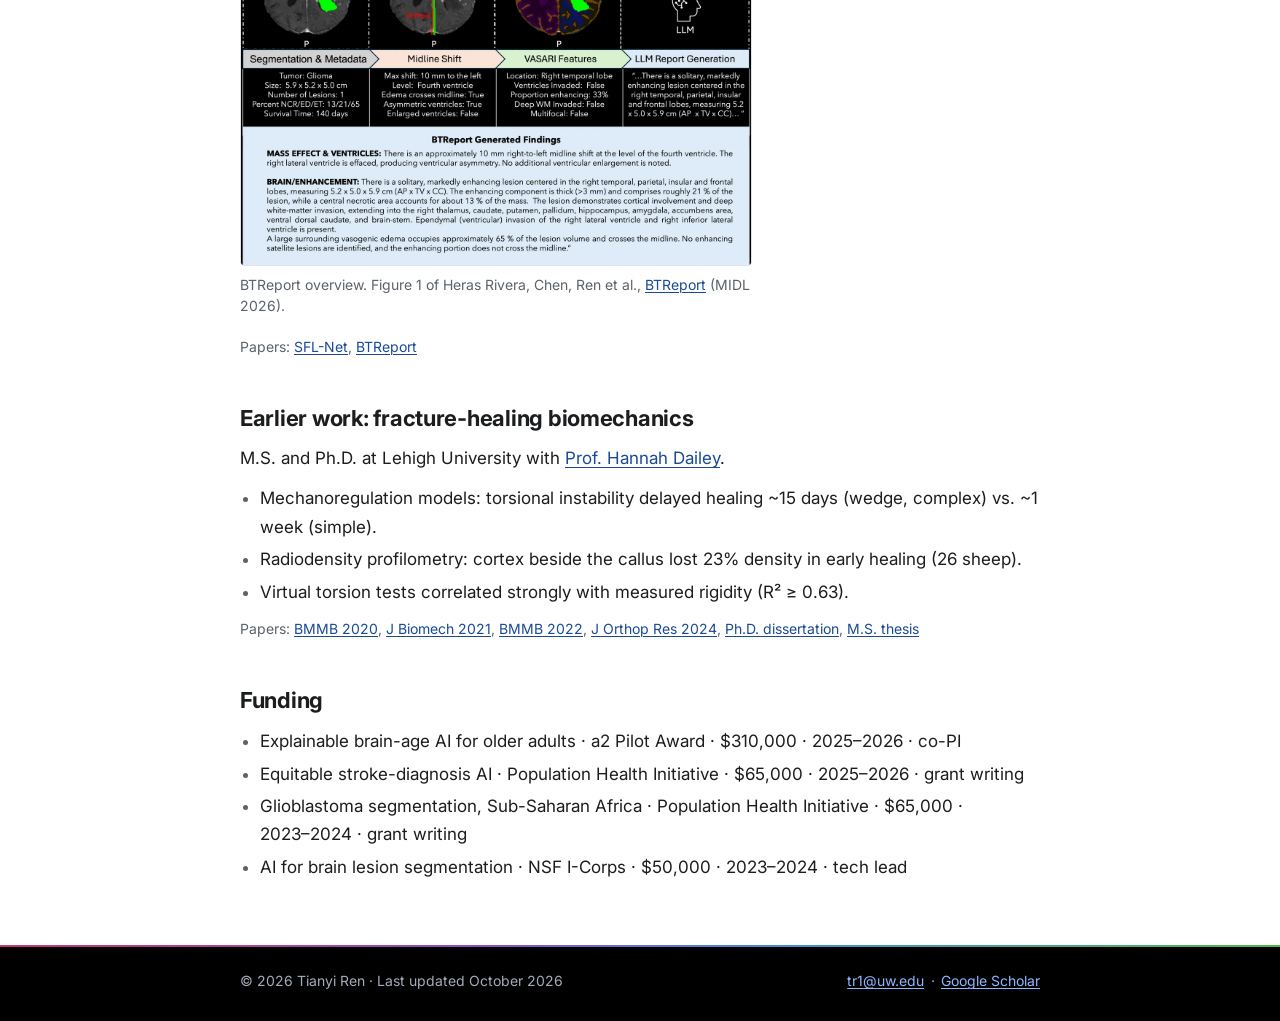
<file: research.html>
<!doctype html>
<html lang="en">
<head>
  <meta charset="utf-8">
  <meta name="viewport" content="width=device-width, initial-scale=1">
  <title>Research — Tianyi Ren</title>
  <meta name="description" content="Tianyi Ren’s research on clinically deployable, trustworthy neuroimaging AI: lesion segmentation for stroke and glioblastoma, brain-age estimation, explainable AI, and responsible generative AI.">
  <link rel="canonical" href="https://rentianyi.github.io/research.html">
  <meta name="author" content="Tianyi Ren">
  <meta name="color-scheme" content="light dark">
  <meta name="theme-color" content="#000000" media="(prefers-color-scheme: light)">
  <meta name="theme-color" content="#000000" media="(prefers-color-scheme: dark)">

  <meta property="og:type" content="website">
  <meta property="og:site_name" content="Tianyi Ren">
  <meta property="og:title" content="Research — Tianyi Ren">
  <meta property="og:description" content="Tianyi Ren’s research on clinically deployable, trustworthy neuroimaging AI: lesion segmentation for stroke and glioblastoma, brain-age estimation, explainable AI, and responsible generative AI.">
  <meta property="og:url" content="https://rentianyi.github.io/research.html">
  <meta property="og:image" content="https://rentianyi.github.io/assets/img/og-image.jpg">
  <meta property="og:image:type" content="image/jpeg">
  <meta property="og:image:width" content="1200">
  <meta property="og:image:height" content="630">
  <meta property="og:image:alt" content="Tianyi Ren, Postdoctoral Scholar, University of Washington: clinically deployable, trustworthy neuroimaging AI. Beside the text, a colorful diffusion-MRI tractography image of the brain’s white-matter fibers.">
  <meta name="twitter:card" content="summary_large_image">
  <meta name="twitter:image" content="https://rentianyi.github.io/assets/img/og-image.jpg">

  <link rel="icon" href="assets/img/favicon.svg" type="image/svg+xml">

  <link rel="preconnect" href="https://fonts.googleapis.com">
  <link rel="preconnect" href="https://fonts.gstatic.com" crossorigin>
  <link rel="stylesheet" href="https://fonts.googleapis.com/css2?family=Inter:wght@400;500;600;700&amp;display=swap">
  <link rel="stylesheet" href="assets/css/site.css">
</head>
<body>
  <a class="skip-link" href="#main">Skip to main content</a>

  <!-- SITE HEADER: identical on every page; only aria-current="page" moves -->
  <header class="site-header">
    <div class="site-header__inner">
      <a class="site-name" href="index.html">Tianyi Ren</a>
      <nav class="site-nav" aria-label="Primary">
        <ul role="list">
          <li><a href="index.html">Home</a></li>
          <li><a href="research.html" aria-current="page">Research</a></li>
          <li><a href="publications.html">Publications</a></li>
          <li><a href="teaching.html">Teaching</a></li>
          <li><a href="CV_tianyi.pdf">CV<span class="visually-hidden"> (PDF)</span></a></li>
        </ul>
      </nav>
    </div>
  </header>

  <main id="main" class="page" tabindex="-1">

    <!-- ===== PAGE HEADER ===== -->
    <header class="page-header band band--dti" id="overview">
      <h1 class="page-header__title">Research</h1>
      <p class="page-header__dek">Neuroimaging AI for subject-specific study of brain disease.</p>
      <ul class="links" role="list" aria-label="On this page">
        <li><a href="#a">Neuroimaging AI</a></li>
        <li><a href="#b">Trust</a></li>
        <li><a href="#c">Generative AI</a></li>
        <li><a href="#earlier">Earlier work</a></li>
        <li><a href="#funding">Funding</a></li>
      </ul>
    </header>

    <!-- ===== THRUST A ===== -->
    <section class="section" id="a" aria-labelledby="a-title">
      <h2 class="section__title" id="a-title">Next-generation neuroimaging AI tools</h2>
      <p>Clinically-aware lesion segmentation, and brain age from structural MRI.</p>

      <h3 class="section__sub" id="a1">Lesion segmentation</h3>
      <ul class="list">
        <li><b>Re-DiffiNet</b> (MIDL 2024, oral): +0.55% Dice, −16.28% HD95 vs. an optimized <span class="nowrap">U-Net</span> (BraTS 2023, 5-fold CV).</li>
        <li><b>ISLES’24</b> (MICCAI 2024): 1st place with clinically informed CT preprocessing and <span class="nowrap">nnU-Net</span>; test Dice 28.5% vs. 26.3% for 2nd place.</li>
        <li><b>Low-resource settings</b>: transfer learning for BraTS-Africa gliomas (Dice 0.72 vs. 0.65); CT-only stroke prediction.</li>
      </ul>
      <figure class="figure">
        <img src="assets/img/research/isles24-top3.webp" width="1400" height="732" loading="lazy" decoding="async"
             alt="Qualitative infarct predictions for three ISLES’24 test scans, one per row (best, median and worst cases). The columns are non-contrast CT, relative Tmax and relative CBF perfusion maps, the ground-truth final infarct in red on a diffusion MRI slice, and the predictions of the top three teams: Kurtlab (#1), AMC-Axolotls (#2) and Ninjas (#3). In the top row all three teams roughly match the frontal infarct; in the middle row Kurtlab’s prediction covers more of the posterior infarct; in the bottom row the ground truth is two tiny dots and no team predicts a lesion.">
        <figcaption>ISLES’24 test cases; our team is Kurtlab (#1). Figure&nbsp;8 of the <a href="publications.html#isles2024consortium">ISLES’24 summary paper</a> (under review).</figcaption>
      </figure>
      <p class="meta">Papers:
        <a href="publications.html#ren2024rediffinet">Re-DiffiNet</a>,
        <a href="publications.html#ren2024isles">ISLES’24</a>,
        <a href="publications.html#heras2025mirasol">low-resource stroke</a>,
        <a href="publications.html#rivera2024glioma">low-resolution glioma</a>,
        <a href="publications.html#ren2023brats">BraTS 2023</a>,
        <a href="publications.html#heras2024ensemble">BraTS 2024 ensemble</a>,
        <a href="publications.html#isles2024consortium">ISLES’24 summary</a></p>

      <h3 class="section__sub" id="a2">Brain age</h3>
      <ul class="list">
        <li><b>ADC loss</b> (ISBI 2026): counters the regression-to-the-mean bias of brain-age models.</li>
        <li>Preliminary: the brain-age gap in Alzheimer’s disease and MCI associates with cognition (MoCA, ADAS-Cog).</li>
      </ul>
      <p class="meta">Papers:
        <a href="publications.html#ren2026adc">ADC loss</a>,
        <a href="publications.html#wp2026localbrainage">local brain-age attributions</a>,
        <a href="publications.html#wp2026beyondmae">Beyond MAE</a></p>
    </section>

    <!-- ===== THRUST B ===== -->
    <section class="section" id="b" aria-labelledby="b-title">
      <h2 class="section__title" id="b-title">Trustworthy neuroimaging AI</h2>
      <p>Explanations that show why a segmentation model decides, and when to trust it.</p>

      <h3 class="section__sub" id="b1">Explaining segmentation</h3>
      <ul class="list">
        <li><b>Contrast-level Shapley values</b> (XAI 2025): T1c and T2-FLAIR matter most, matching clinical reasoning.</li>
        <li><b>Agreement and uncertainty</b> (ISBI 2026): ranking variance across folds goes with lower Dice <span class="nowrap">(r −0.35 to −0.60)</span>.</li>
        <li><b>Frequentist uncertainty intervals</b> (MIDL 2026): moderate agreement with clinical annotators (Kendall’s τ&nbsp;=&nbsp;0.467, p&nbsp;=&nbsp;0.015).</li>
      </ul>
      <figure class="figure">
        <img src="assets/img/research/xai2025-shapley-violins.webp" width="1400" height="538" loading="lazy" decoding="async"
             alt="Two violin plots of contrast-level Shapley values computed from the Dice score, one violin per cross-validation fold for each MRI contrast: t1c, t1n, t2f and t2w. Panel (a), U-Net: t1c and t2f have the highest values, mostly 0.2 to 0.4, while t1n and t2w stay near 0.0 to 0.15. Panel (b), Swin-UNETR: values are spread more evenly across the four contrasts, roughly 0.1 to 0.3.">
        <figcaption>Contrast-level Shapley values per fold: (a) <span class="nowrap">U-Net</span>, (b) <span class="nowrap">Swin-UNETR</span>. Figure&nbsp;3 of <a href="publications.html#ren2025xai">Here Comes the Explanation</a> (XAI 2025).</figcaption>
      </figure>
      <p class="meta">Papers:
        <a href="publications.html#ren2025xai">XAI 2025</a>,
        <a href="publications.html#ren2026shapley">ISBI 2026</a>,
        <a href="publications.html#ren2026trust">MIDL 2026</a></p>
    </section>

    <!-- ===== THRUST C (future direction) ===== -->
    <section class="section" id="c" aria-labelledby="c-title">
      <h2 class="section__title" id="c-title">Responsible generative AI for clinical application</h2>
      <p>Future direction: “what if” views of an individual brain, and model explanations in plain language.</p>

      <h3 class="section__sub" id="c1">Forecasting brain-aging trajectories</h3>
      <ul class="list">
        <li>Counterfactual models: an individual brain under accelerated aging or early Alzheimer’s disease.</li>
        <li><b><span class="nowrap">SFL-Net</span></b> (preprint): tau-PET from MRI; lowest PET error among capacity-matched models <span class="nowrap">(MAE 0.104)</span>.</li>
      </ul>
      <figure class="figure figure--narrow">
        <img src="assets/img/research/sflnet-tau-synthesis.webp" width="621" height="524" loading="lazy" decoding="async"
             alt="Tau-PET SUVR maps for one subject in sagittal, coronal and axial views, colored from dark blue (0) to dark red (about 2.8 SUVR). The first two columns are synthesized from MRI by two SFL-Net variants; the third is the ground-truth tau-PET, which shows red high-uptake regions in the temporal lobes and deep gray matter that the synthesized maps show only weakly.">
        <figcaption>Synthesized vs. true tau-PET. Detail of Figure&nbsp;2 of <a href="publications.html#chopra2026sflnet"><span class="nowrap">SFL-Net</span></a> (arXiv 2026).</figcaption>
      </figure>

      <h3 class="section__sub" id="c2">Natural-language explanations</h3>
      <ul class="list">
        <li>Goal: radiologist-style explanations, e.g. “hyperintense rim on <span class="nowrap">T2-weighted</span> MRI consistent with edema.”</li>
        <li><b>BTReport</b> (MIDL 2026): tumor reports from 22 features; 21 are common in clinical reports, 11 predict survival.</li>
      </ul>
      <figure class="figure figure--narrow">
        <img src="assets/img/research/btreport-overview.webp" width="1400" height="990" loading="lazy" decoding="async"
             alt="BTReport pipeline in four panels on a black background: a glioma segmentation with patient metadata, a midline-shift measurement comparing the ideal and shifted midlines, VASARI features on an atlas parcellation, and an LLM that combines prompting with these clinical features. Below each panel are the extracted values, and a final box shows the generated findings, describing a solitary, markedly enhancing lesion with a 10 mm right-to-left midline shift.">
        <figcaption>BTReport overview. Figure&nbsp;1 of Heras Rivera, Chen, Ren et al., <a href="publications.html#heras2026btreport">BTReport</a> (MIDL 2026).</figcaption>
      </figure>
      <p class="meta">Papers:
        <a href="publications.html#chopra2026sflnet"><span class="nowrap">SFL-Net</span></a>,
        <a href="publications.html#heras2026btreport">BTReport</a></p>
    </section>

    <!-- ===== EARLIER WORK ===== -->
    <section class="section" id="earlier" aria-labelledby="earlier-title">
      <h2 class="section__title" id="earlier-title">Earlier work: fracture-healing biomechanics</h2>
      <p>M.S. and Ph.D. at Lehigh University with <a href="https://engineering.lehigh.edu/faculty/hannah-dailey">Prof.&nbsp;Hannah Dailey</a>.</p>
      <ul class="list">
        <li>Mechanoregulation models: torsional instability delayed healing ~15 days (wedge, complex) vs. ~1 week (simple).</li>
        <li>Radiodensity profilometry: cortex beside the callus lost 23% density in early healing (26 sheep).</li>
        <li>Virtual torsion tests correlated strongly with measured rigidity (R²&nbsp;≥&nbsp;0.63).</li>
      </ul>
      <p class="meta">Papers:
        <a href="publications.html#ren2020mechanoregulation">BMMB 2020</a>,
        <a href="publications.html#ren2021callus"><span class="nowrap">J Biomech 2021</span></a>,
        <a href="publications.html#ren2022radiodensity">BMMB 2022</a>,
        <a href="publications.html#ren2024torsion"><span class="nowrap">J Orthop Res 2024</span></a>,
        <a href="publications.html#ren2022phd">Ph.D. dissertation</a>,
        <a href="publications.html#ren2018msthesis">M.S. thesis</a></p>
    </section>

    <!-- ===== FUNDING: newest first, one line each ===== -->
    <section class="section" id="funding" aria-labelledby="funding-title">
      <h2 class="section__title" id="funding-title">Funding</h2>
      <ul class="list">
        <li>Explainable brain-age AI for older adults <span aria-hidden="true">·</span> a2 Pilot Award <span aria-hidden="true">·</span> $310,000 <span aria-hidden="true">·</span> <span class="nowrap">2025–2026</span> <span aria-hidden="true">·</span> co-PI</li>
        <li>Equitable stroke-diagnosis AI <span aria-hidden="true">·</span> Population Health Initiative <span aria-hidden="true">·</span> $65,000 <span aria-hidden="true">·</span> <span class="nowrap">2025–2026</span> <span aria-hidden="true">·</span> grant writing</li>
        <li>Glioblastoma segmentation, Sub-Saharan Africa <span aria-hidden="true">·</span> Population Health Initiative <span aria-hidden="true">·</span> $65,000 <span aria-hidden="true">·</span> <span class="nowrap">2023–2024</span> <span aria-hidden="true">·</span> grant writing</li>
        <li>AI for brain lesion segmentation <span aria-hidden="true">·</span> <span class="nowrap">NSF I-Corps</span> <span aria-hidden="true">·</span> $50,000 <span aria-hidden="true">·</span> <span class="nowrap">2023–2024</span> <span aria-hidden="true">·</span> tech lead</li>
      </ul>
    </section>
  </main>

  <!-- SITE FOOTER: identical on every page -->
  <footer class="site-footer">
    <div class="site-footer__inner">
      <!-- LAST UPDATED: change the month when you edit the site -->
      <p>© 2026 Tianyi Ren <span aria-hidden="true">·</span> Last updated October 2026</p>
      <ul class="links" role="list" aria-label="Contact">
        <li><a href="mailto:tr1@uw.edu">tr1@uw.edu</a></li>
        <li><a href="https://scholar.google.com/citations?user=_E3zJtEAAAAJ&amp;hl=en">Google Scholar</a></li>
      </ul>
    </div>
  </footer>
</body>
</html>
</file>
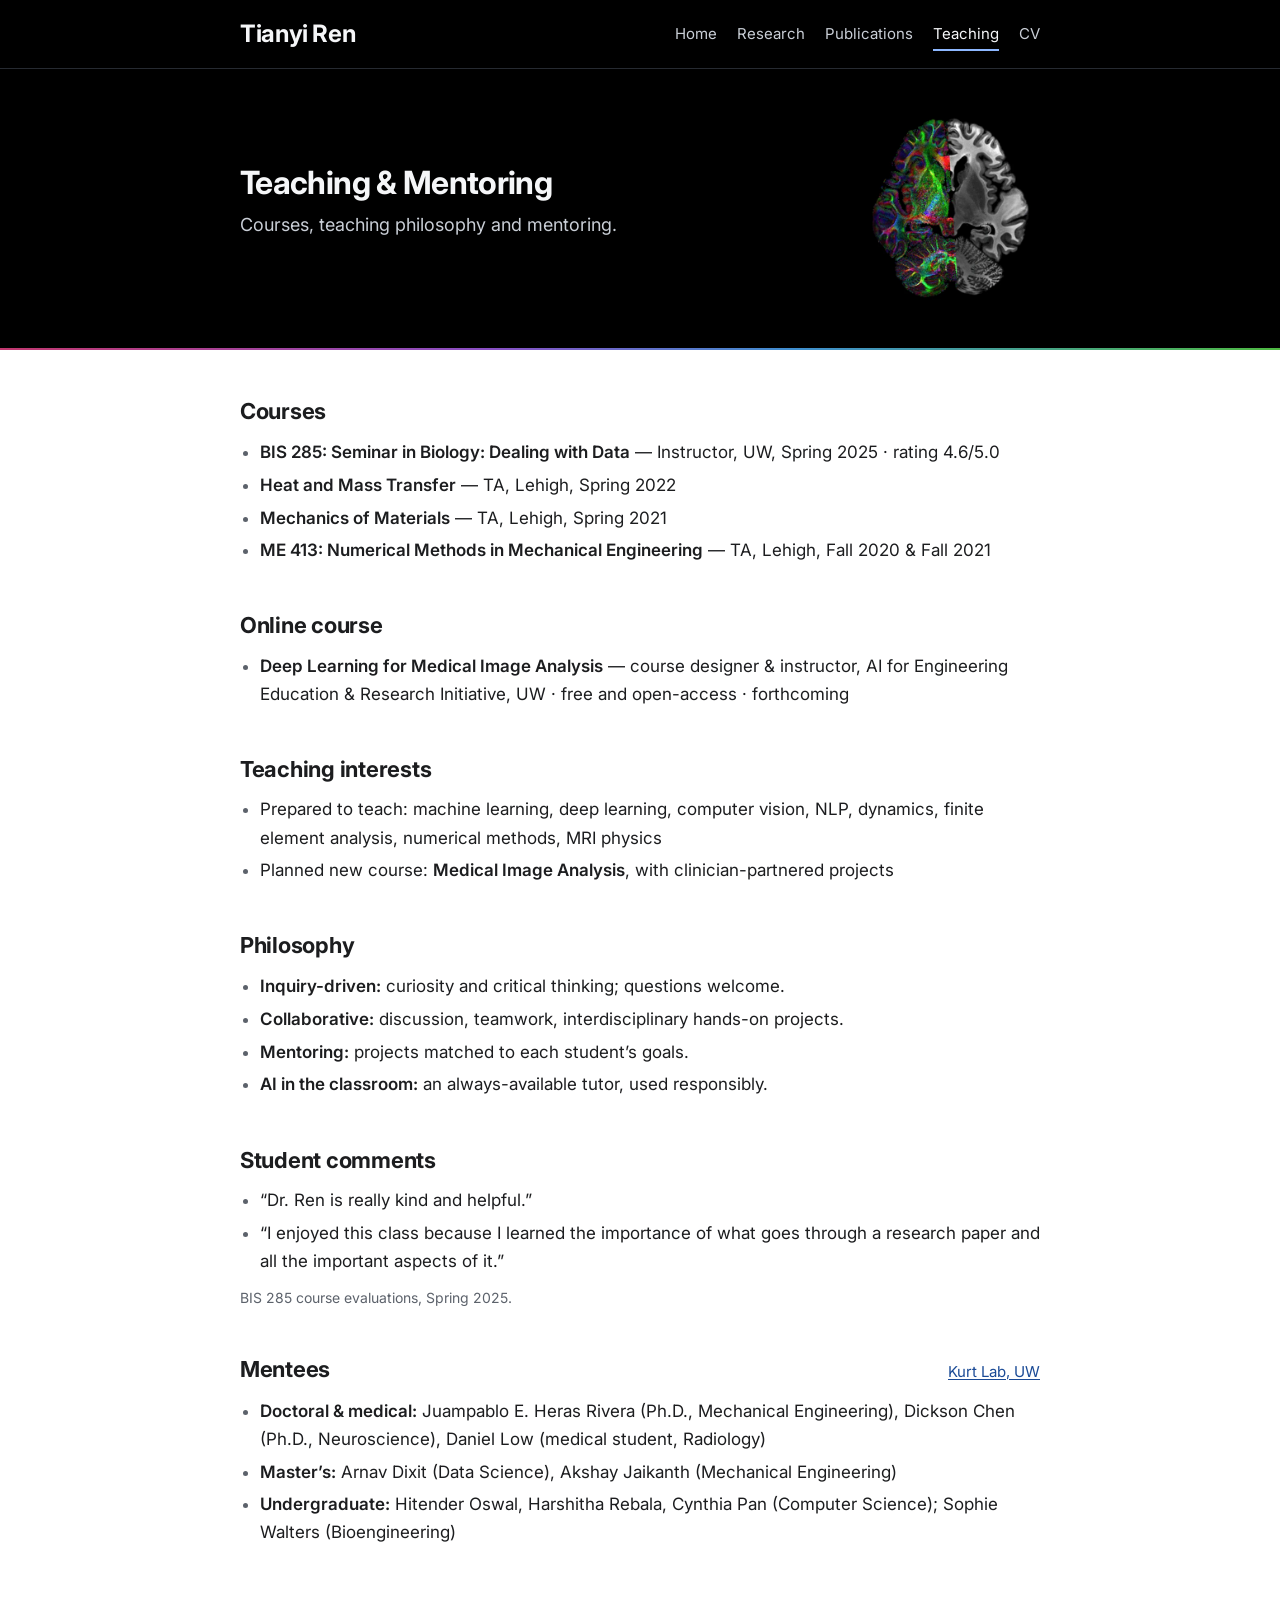
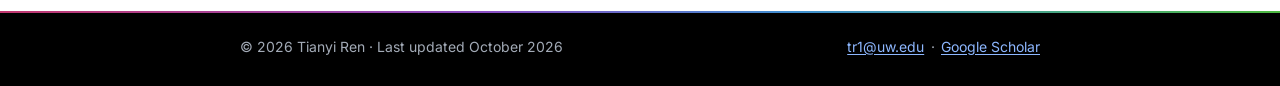
<file: teaching.html>
<!doctype html>
<html lang="en">
<head>
  <meta charset="utf-8">
  <meta name="viewport" content="width=device-width, initial-scale=1">
  <title>Teaching &amp; Mentoring — Tianyi Ren</title>
  <meta name="description" content="Teaching and mentoring by Tianyi Ren: BIS 285 at the University of Washington, an open online course on deep learning for medical image analysis, and mentees in the Kurt Lab.">
  <link rel="canonical" href="https://rentianyi.github.io/teaching.html">
  <meta name="author" content="Tianyi Ren">
  <meta name="color-scheme" content="light dark">
  <meta name="theme-color" content="#000000" media="(prefers-color-scheme: light)">
  <meta name="theme-color" content="#000000" media="(prefers-color-scheme: dark)">

  <meta property="og:type" content="website">
  <meta property="og:site_name" content="Tianyi Ren">
  <meta property="og:title" content="Teaching &amp; Mentoring — Tianyi Ren">
  <meta property="og:description" content="Teaching and mentoring by Tianyi Ren: BIS 285 at the University of Washington, an open online course on deep learning for medical image analysis, and mentees in the Kurt Lab.">
  <meta property="og:url" content="https://rentianyi.github.io/teaching.html">
  <meta property="og:image" content="https://rentianyi.github.io/assets/img/og-image.jpg">
  <meta property="og:image:type" content="image/jpeg">
  <meta property="og:image:width" content="1200">
  <meta property="og:image:height" content="630">
  <meta property="og:image:alt" content="Tianyi Ren, Postdoctoral Scholar, University of Washington: clinically deployable, trustworthy neuroimaging AI. Beside the text, a colorful diffusion-MRI tractography image of the brain’s white-matter fibers.">
  <meta name="twitter:card" content="summary_large_image">
  <meta name="twitter:image" content="https://rentianyi.github.io/assets/img/og-image.jpg">

  <link rel="icon" href="assets/img/favicon.svg" type="image/svg+xml">

  <link rel="preconnect" href="https://fonts.googleapis.com">
  <link rel="preconnect" href="https://fonts.gstatic.com" crossorigin>
  <link rel="stylesheet" href="https://fonts.googleapis.com/css2?family=Inter:wght@400;500;600;700&amp;display=swap">
  <link rel="stylesheet" href="assets/css/site.css">
</head>
<body>
  <a class="skip-link" href="#main">Skip to main content</a>

  <!-- SITE HEADER: identical on every page; only aria-current="page" moves -->
  <header class="site-header">
    <div class="site-header__inner">
      <a class="site-name" href="index.html">Tianyi Ren</a>
      <nav class="site-nav" aria-label="Primary">
        <ul role="list">
          <li><a href="index.html">Home</a></li>
          <li><a href="research.html">Research</a></li>
          <li><a href="publications.html">Publications</a></li>
          <li><a href="teaching.html" aria-current="page">Teaching</a></li>
          <li><a href="CV_tianyi.pdf">CV<span class="visually-hidden"> (PDF)</span></a></li>
        </ul>
      </nav>
    </div>
  </header>

  <main id="main" class="page" tabindex="-1">

    <!-- ===== PAGE HEADER ===== -->
    <header class="page-header band band--dti">
      <h1 class="page-header__title">Teaching &amp; Mentoring</h1>
      <p class="page-header__dek">Courses, teaching philosophy and mentoring.</p>
    </header>

    <!-- ===== COURSES: newest first, one line each ===== -->
    <section class="section" id="courses" aria-labelledby="courses-title">
      <h2 class="section__title" id="courses-title">Courses</h2>
      <ul class="list">
        <li><strong>BIS 285: Seminar in Biology: Dealing with Data</strong> — Instructor, UW, Spring 2025 <span aria-hidden="true">·</span> rating 4.6/5.0</li>
        <li><strong>Heat and Mass Transfer</strong> — TA, Lehigh, Spring 2022</li>
        <li><strong>Mechanics of Materials</strong> — TA, Lehigh, Spring 2021</li>
        <li><strong>ME 413: Numerical Methods in Mechanical Engineering</strong> — TA, Lehigh, Fall 2020 &amp; Fall 2021</li>
      </ul>
    </section>

    <!-- ===== ONLINE COURSE ===== -->
    <section class="section" id="online-course" aria-labelledby="online-course-title">
      <h2 class="section__title" id="online-course-title">Online course</h2>
      <ul class="list">
        <li><strong>Deep Learning for Medical Image Analysis</strong> — course designer &amp; instructor, AI for Engineering Education &amp; Research Initiative, UW <span aria-hidden="true">·</span> free and open-access <span aria-hidden="true">·</span> forthcoming</li>
      </ul>
    </section>

    <!-- ===== TEACHING INTERESTS ===== -->
    <section class="section" id="future-teaching" aria-labelledby="interests-title">
      <h2 class="section__title" id="interests-title">Teaching interests</h2>
      <ul class="list">
        <li>Prepared to teach: machine learning, deep learning, computer vision, NLP, dynamics, finite element analysis, numerical methods, MRI physics</li>
        <li>Planned new course: <strong>Medical Image Analysis</strong>, with clinician-partnered projects</li>
      </ul>
    </section>

    <!-- ===== PHILOSOPHY ===== -->
    <section class="section" id="philosophy" aria-labelledby="philosophy-title">
      <h2 class="section__title" id="philosophy-title">Philosophy</h2>
      <ul class="list">
        <li><strong>Inquiry-driven:</strong> curiosity and critical thinking; questions welcome.</li>
        <li><strong>Collaborative:</strong> discussion, teamwork, interdisciplinary hands-on projects.</li>
        <li><strong>Mentoring:</strong> projects matched to each student’s goals.</li>
        <li id="ai-in-the-classroom"><strong>AI in the classroom:</strong> an always-available tutor, used responsibly.</li>
      </ul>
    </section>

    <!-- ===== STUDENT COMMENTS: verbatim from BIS 285 evaluations ===== -->
    <section class="section" id="comments" aria-labelledby="comments-title">
      <h2 class="section__title" id="comments-title">Student comments</h2>
      <ul class="list">
        <li>“Dr. Ren is really kind and helpful.”</li>
        <li>“I enjoyed this class because I learned the importance of what goes through a research paper and all the important aspects of it.”</li>
      </ul>
      <p class="meta">BIS 285 course evaluations, Spring 2025.</p>
    </section>

    <!-- ===== MENTEES: name and program only ===== -->
    <section class="section" id="mentoring" aria-labelledby="mentoring-title">
      <div class="section__head">
        <h2 class="section__title" id="mentoring-title">Mentees</h2>
        <a href="https://www.kurtlab.com/people">Kurt Lab, UW</a>
      </div>
      <ul class="list">
        <li id="mentees-doctoral"><strong>Doctoral &amp; medical:</strong> Juampablo E. Heras Rivera (Ph.D., Mechanical Engineering), Dickson Chen (Ph.D., Neuroscience), Daniel Low (medical student, Radiology)</li>
        <li id="mentees-ms"><strong>Master’s:</strong> Arnav Dixit (Data Science), Akshay Jaikanth (Mechanical Engineering)</li>
        <li id="mentees-ug"><strong>Undergraduate:</strong> Hitender Oswal, Harshitha Rebala, Cynthia Pan (Computer Science); Sophie Walters (Bioengineering)</li>
      </ul>
    </section>
  </main>

  <!-- SITE FOOTER: identical on every page -->
  <footer class="site-footer">
    <div class="site-footer__inner">
      <!-- LAST UPDATED: change the month when you edit the site -->
      <p>© 2026 Tianyi Ren <span aria-hidden="true">·</span> Last updated October 2026</p>
      <ul class="links" role="list" aria-label="Contact">
        <li><a href="mailto:tr1@uw.edu">tr1@uw.edu</a></li>
        <li><a href="https://scholar.google.com/citations?user=_E3zJtEAAAAJ&amp;hl=en">Google Scholar</a></li>
      </ul>
    </div>
  </footer>
</body>
</html>
</file>
<file: assets/css/site.css>
/* ==========================================================================
   Tianyi Ren — site.css
   One plain stylesheet for every page. No build step.

   Design: a simple academic home page (name left / nav right, a photo beside a
   short bio, one row of links, plain lists below) in Inter, set on the site's
   black "imaging bands": the header, the first block of every page and the
   footer are pure black in both colour schemes and carry the brain artworks.
   Everything below the bands is plain: white (or dark grey in the dark
   scheme), near-black text, blue underlined links, bold headings.

   COMPONENT INDEX (copy the markup from a page that already uses it)
   ---------------------------------------------------------------------------
   1  Tokens .......... colours (light, dark, band), --font, --fs-*, --col,
                        --gutter, art tokens --art-tract --art-tract-384
                        --art-dti and their geometry
   2  Base ............ element defaults, links, focus ring
   3  Utilities ....... .visually-hidden .skip-link .meta .nowrap .me
                        .links (a " · " row of links) .links--sm
   4  Site header ..... .site-header .site-header__inner .site-name .site-nav
   5  Page shell ...... .page .band .band--tract .band--dti
   6  Home intro ...... .hero .hero__inner .hero__photo .hero__text
                        .hero__name .hero__email
   7  Inner header .... .page-header .page-header__title .page-header__dek
   8  Sections ........ .section .section__head .section__title .section__sub
                        .list (bullets)
   9  News ............ .news (li > time + text)
   10 Thumbnails ...... .thumbs (a row of figure thumbnails with one-line labels)
   11 Papers, entries . .papers/.paper .paper__title .paper__authors
                        .paper__venue .entries/.entry .entry__title
                        .entry__meta .has-thumb .thumb
   12 Figures ......... .figure .figure--narrow .figures (two up)
   13 Site footer ..... .site-footer .site-footer__inner
   14 Motion, forced colours, more contrast, print
   Breakpoints: 40rem (640px) tablet, one-line header · 46rem (736px) roomier bands ·
   72rem (1152px) the home artwork moves beside the intro.
   ========================================================================== */

/* ---------- 1. Tokens ---------------------------------------------------- */
:root {
  color-scheme: light dark;

  --font: "Inter", system-ui, -apple-system, "Segoe UI", Roboto, "Helvetica Neue", Arial, sans-serif;

  /* Type scale */
  --fs-xs: 0.8125rem;    /* 13px */
  --fs-sm: 0.875rem;     /* 14px  meta, captions, footer */
  --fs-ui: 0.9375rem;    /* 15px  nav, authors, dates */
  --fs-body: 1.0625rem;  /* 17px  body text */
  --fs-lead: 1.125rem;   /* 18px  home intro */
  --fs-h3: 1.125rem;     /* 18px */
  --fs-h2: 1.375rem;     /* 22px */
  --fs-name: 1.5rem;     /* 24px  name in the header */
  --fs-h1: 2rem;         /* 32px */

  /* Layout */
  --col: 50rem;                        /* 800px text column */
  --gutter: clamp(1rem, 4vw, 2rem);    /* side padding: 16px on phones */
  --radius: 6px;
  --tap: 2.75rem;                      /* 44px tap target */

  /* Light scheme (contrast on #fff) */
  --bg: #ffffff;
  --text: #1c1d1f;          /* 16.9:1 */
  --text-2: #4b5058;        /* 8.1:1  authors, deks */
  --text-3: #5c626b;        /* 6.2:1  dates, captions, meta */
  --rule: #e3e5e8;
  --link: #1a4a96;          /* 8.5:1 */
  --link-hover: #0f2f66;
  --focus: #1a4a96;
  --card-line: #dfe2e6;     /* outline of a figure */
  --card-pad: 0;            /* figures sit straight on white */
  --selection: #d6e4ff;

  /* Black bands (header, first block of each page, footer): same in both schemes.
     Contrast on #000. */
  --band: #000000;
  --band-text: #f5f6f8;     /* 19.4:1 */
  --band-text-2: #c9ced6;   /* 13.3:1 */
  --band-text-3: #a3abb7;   /* 9.1:1 */
  --band-rule: #262a31;
  --band-link: #8db7ff;     /* 10.4:1 */
  --band-link-hover: #c2d8ff;
  /* thin line closing each band: magenta → violet → blue → fiber green, as in the tractography */
  --spectrum: linear-gradient(90deg, #c2386f 0%, #8a4fc4 38%, #3f8fd0 62%, #4eb941 100%);

  /* Background artworks (decorative, on pure black). Swap a file here; keep the same framing
     or re-measure the geometry below (README, "Change a background image"). */
  --art-tract: url("../img/bg/brain-tractography.webp");          /* 768 x 927 native */
  --art-tract-384: url("../img/bg/brain-tractography-384.webp");  /* 384 x 464: 1x phones */
  --art-dti: url("../img/bg/brain-dti-structural.webp");          /* 446 x 488 native */
  /* Tractography: the brain's bounding box, each as a fraction of the file's WIDTH:
     left edge 56/768, top edge 128/768, width 659/768 */
  --art-tract-ink-x: 0.073;
  --art-tract-ink-y: 0.1667;
  --art-tract-ink-w: 0.858;
  --art-dti-ratio: 446 / 488;
}

/* Dark scheme for the body below the bands (screen only: print stays light).
   Contrast on #121417. */
@media screen and (prefers-color-scheme: dark) {
  :root {
    --bg: #121417;
    --text: #e6e8eb;        /* 15.0:1 */
    --text-2: #aeb4bd;      /* 8.8:1 */
    --text-3: #9aa1ab;      /* 7.1:1 */
    --rule: #2a2e35;
    --link: #8db7ff;        /* 9.1:1 */
    --link-hover: #c2d8ff;
    --focus: #8db7ff;
    --card-line: #ffffff;
    --card-pad: 0.5rem;     /* white-background figures get a white card */
    --selection: #2b4a7a;
  }
}

/* Inside a black band everything reads the band palette (screen only) */
@media screen {
  .band, .site-header, .site-footer {
    --bg: var(--band);
    --text: var(--band-text);
    --text-2: var(--band-text-2);
    --text-3: var(--band-text-3);
    --rule: var(--band-rule);
    --link: var(--band-link);
    --link-hover: var(--band-link-hover);
    --focus: var(--band-link);
    --selection: #2b4a7a;
    color-scheme: dark;
    background-color: var(--band);
    color: var(--text);
  }
}

/* ---------- 2. Base ------------------------------------------------------ */
*, *::before, *::after { box-sizing: border-box; }

html {
  background: var(--band);           /* overscroll above the header / below the footer stays black */
  -webkit-text-size-adjust: 100%;
  text-size-adjust: 100%;
}

body {
  margin: 0;
  background: var(--bg);
  color: var(--text);
  font-family: var(--font);
  font-size: var(--fs-body);
  line-height: 1.65;
  -webkit-font-smoothing: antialiased;
  overflow-wrap: break-word;
}

::selection { background: var(--selection); color: var(--text); }

img, svg { display: block; max-width: 100%; height: auto; }
figure { margin: 0; }
h1, h2, h3, h4 {
  margin: 0;
  font-weight: 700;
  line-height: 1.25;
  letter-spacing: -0.012em;
  color: var(--text);
  text-wrap: balance;
}
p { margin: 0; text-wrap: pretty; }
ul, ol { margin: 0; padding: 0; }
strong, b { font-weight: 600; }
address { font-style: normal; }

a {
  color: var(--link);
  text-decoration-line: underline;
  text-decoration-thickness: 1px;
  text-underline-offset: 0.16em;
}
a:hover { color: var(--link-hover); text-decoration-thickness: 2px; }

/* Keyboard focus is always visible */
:focus-visible {
  outline: 2px solid var(--focus);
  outline-offset: 2px;
  border-radius: 2px;
}
[tabindex="-1"]:focus:not(:focus-visible) { outline: none; }

/* ---------- 3. Utilities ------------------------------------------------- */
.visually-hidden {
  position: absolute !important;
  width: 1px; height: 1px;
  margin: -1px; padding: 0;
  overflow: hidden; clip: rect(0 0 0 0);
  white-space: nowrap; border: 0;
}

.skip-link {
  position: absolute;
  left: 0.5rem;
  top: 0.5rem;
  z-index: 100;
  padding: 0.6rem 1rem;
  background: var(--band-link);
  color: #000;
  font-size: var(--fs-sm);
  font-weight: 600;
  text-decoration: none;
  border-radius: 4px;
  outline-color: #fff;
  transform: translateY(-200%);
}
.skip-link:focus { transform: none; color: #000; }

.meta { font-size: var(--fs-sm); line-height: 1.5; color: var(--text-3); }
.nowrap { white-space: nowrap; }
/* The owner's name in an author list */
.me { font-weight: 600; color: var(--text); }

/* A row of links separated by " · " (the dots are CSS, hidden from screen readers):
   <ul class="links" role="list"><li><a href="…">Google Scholar</a></li><li><a href="…">CV (PDF)</a></li></ul>
   Each item carries its dot in front, in a --dot-wide slot. The list is pulled left by one slot
   and that slot is clipped, so the dot of whichever item starts a line (first or wrapped) is cut
   off: no line ever starts or ends with a dot. */
.links {
  --dot: 1.2em;
  list-style: none;
  display: flex;
  flex-wrap: wrap;
  align-items: baseline;
  margin-left: calc(-1 * var(--dot));
  /* clip only the pulled-out slot (minus 5px, so a focus ring at the line start stays whole) */
  clip-path: inset(-0.75em -0.75em -0.75em calc(var(--dot) - 5px));
}
.links > li { white-space: nowrap; }
.links > li::before {
  content: "\00B7";
  content: "\00B7" / "";
  display: inline-block;
  width: var(--dot);
  text-align: center;
  color: var(--text-3);
}
.links--sm { font-size: var(--fs-ui); }

/* ---------- 4. Site header ----------------------------------------------- */
/* Name left, nav right; the current page is white with a 2px blue underline.
   Identical on every page; only aria-current="page" moves. */
.site-header { border-bottom: 1px solid var(--rule); }
.site-header__inner {
  max-width: calc(var(--col) + 2 * var(--gutter));
  margin: 0 auto;
  padding: 0.25rem var(--gutter) 0.125rem;
  display: flex;
  flex-wrap: wrap;
  align-items: center;
  justify-content: space-between;
  column-gap: 1.5rem;
}
.site-name {
  display: inline-flex;
  align-items: center;
  min-height: var(--tap);
  font-size: 1.25rem;
  font-weight: 700;
  letter-spacing: -0.015em;
  color: var(--text);
  text-decoration: none;
}
.site-name:hover { color: var(--text); text-decoration: none; }

.site-nav { width: 100%; }
.site-nav ul {
  list-style: none;
  display: flex;
  flex-wrap: wrap;
  justify-content: space-between;
  column-gap: 0.75rem;
}
.site-nav a {
  position: relative;
  display: inline-flex;
  align-items: center;
  min-height: var(--tap);
  font-size: var(--fs-ui);
  color: var(--text-2);
  text-decoration: none;
  white-space: nowrap;
}
.site-nav a::after {                  /* underline: hover (1px) and current page (2px blue) */
  content: "";
  position: absolute;
  left: 0; right: 0;
  bottom: 0.3rem;
  height: 1px;
  background: currentColor;
  opacity: 0;
}
.site-nav a:hover { color: var(--text); text-decoration: none; }
.site-nav a:hover::after { opacity: 1; }
.site-nav a[aria-current="page"] { color: var(--text); }
.site-nav a[aria-current="page"]::after { opacity: 1; height: 2px; background: var(--link); }

@media (max-width: 22.5rem) {          /* 320px screens: the five links still fit on one row */
  .site-nav ul { column-gap: 0.35rem; }
  .site-nav a { font-size: var(--fs-xs); }
}
@media (min-width: 40rem) {
  .site-header__inner { padding-block: 0.75rem; flex-wrap: nowrap; }
  .site-name { font-size: var(--fs-name); }
  .site-nav { width: auto; }
  .site-nav ul { justify-content: flex-end; column-gap: 1.25rem; }
}

/* ---------- 5. Page shell and black bands ------------------------------- */
/* <main class="page"> spans the window; each child centres itself in the 800px column,
   except a .band, which runs edge to edge and pads its content back into the column. */
.page { padding-bottom: 4rem; }
.page > * {
  max-width: calc(var(--col) + 2 * var(--gutter));
  margin-inline: auto;
  padding-inline: var(--gutter);
}

.page > .band {
  --bleed: max(var(--gutter), (100vw - var(--col)) / 2);   /* distance from the column to the window edge */
  position: relative;
  isolation: isolate;
  overflow-x: clip;                 /* artwork may run off the window edge; never scrolls sideways */
  max-width: none;
  padding-inline: max(var(--gutter), (100% - var(--col)) / 2);
  padding-block: 2rem 2.5rem;
}
/* thin spectrum line closing the band (decorative) */
.band::after {
  content: "";
  position: absolute;
  inset: auto 0 0;
  height: 2px;
  background: var(--spectrum);
  pointer-events: none;
}
.band + * { margin-top: 2.5rem; }

@media (min-width: 46rem) {
  .page > .band { padding-block: 2.5rem 3.5rem; }
  .band + * { margin-top: 3rem; }
}

/* ---------- 6. Home intro (on the band) --------------------------------- */
/* <section class="hero band band--tract" aria-labelledby="name">
     <div class="hero__inner">
       <img class="hero__photo" …>
       <div class="hero__text"> h1.hero__name · two <p> · p.hero__email · ul.links </div>
     </div>
   </section> */
/* Phones: the name and the first paragraph sit beside the photo, top-aligned as in the
   desktop layout; the rest of the bio runs full width below (.hero__text is display: contents
   there, so its children join the grid). Under 22.5rem (320px) only the name fits beside the
   photo, centred on its height. */
.hero__inner {
  position: relative;
  display: grid;
  grid-template-columns: 7rem minmax(0, 1fr);
  grid-template-rows: auto 1fr;
  column-gap: 1.25rem;
  align-items: start;
}
.hero__text { display: contents; }
.hero__text > * { grid-column: 1 / -1; }
.hero__text > .hero__name { grid-column: 2; grid-row: 1; margin: -0.3rem 0 0.5rem; }
.hero__text > .hero__name + p { grid-column: 2; grid-row: 2; }
.hero__text > .hero__name + p + * { margin-top: 1rem; }
.hero__photo {
  grid-row: 1 / span 2;
  width: 100%;
  aspect-ratio: 230 / 340;
  object-fit: cover;
  border-radius: var(--radius);
  background: #11141b;              /* placeholder while it loads */
}
.hero__name {
  font-size: 1.75rem;
  line-height: 1.2;
  letter-spacing: -0.02em;
  margin-bottom: 0.75rem;
}
.hero__text p {
  font-size: var(--fs-body);
  line-height: 1.7;
  color: var(--text-2);
}
.hero__text p + p { margin-top: 0.75rem; }
/* Inline links inside the bio are plain-coloured and underlined; utility links stay blue */
.hero__text p:not(.hero__email) a { color: var(--text); }
.hero__text p:not(.hero__email) a:hover { color: var(--text); }
.hero__email { color: var(--text-2); }
.hero__text .links { margin-top: 1.25rem; line-height: 1.7; }

@media (max-width: 22.49rem) {
  .hero__inner { grid-template-rows: auto; }
  .hero__photo { grid-row: 1; }
  .hero__text > .hero__name { align-self: center; margin: 0; }
  .hero__text > .hero__name + p { grid-column: 1 / -1; grid-row: auto; margin-top: 1.25rem; }
  .hero__text > .hero__name + p + * { margin-top: 0.75rem; }
}
@media (min-width: 40rem) {
  .hero__inner {
    grid-template-columns: clamp(11rem, 26vw, 14.375rem) minmax(0, 1fr);   /* photo up to 230px wide */
    grid-template-rows: none;
    column-gap: clamp(1.5rem, 4vw, 2.5rem);
  }
  .hero__photo { grid-row: auto; }
  .hero__text { display: block; }
  .hero__text > .hero__name + p + * { margin-top: 0.75rem; }
  .hero__text > .hero__name { font-size: var(--fs-h1); margin: -0.4rem 0 0.75rem; }
  .hero__text p { font-size: var(--fs-lead); }
}

/* Home artwork (tractography, native 768x927, never shown above native size).
   Under 72rem: a full-bleed strip across the top of the band showing the frontal lobes,
   fading out before the photo (.hero::before, in the flow).
   From 72rem (1152px): beside the intro, in the space between the 800px column and the window
   edge (.hero__inner::after), so the intro sits as high as in the reference layout. The brain
   starts 2rem right of the text, is centred on the intro's height and is sized to fit that space
   (between 16rem and 26rem file width); on a narrower window it runs off the edge and fades out
   over the last 1.5rem (at most about a third of the brain is cut, at 1152px). */
.band--tract::before {
  --art-w: clamp(22rem, 60vw, 30rem);
  content: "";
  display: block;
  height: clamp(8.5rem, min(24vw, 26vh), 12rem);
  margin: -2rem calc(-1 * var(--bleed)) 0;
  background: var(--art-tract) no-repeat;
  background-size: var(--art-w) auto;
  background-position: center calc(1rem - var(--art-w) * var(--art-tract-ink-y));
  pointer-events: none;
  -webkit-mask-image: linear-gradient(to bottom, #000 35%, transparent 100%);
  mask-image: linear-gradient(to bottom, #000 35%, transparent 100%);
}
/* Under 40rem the strip is at most 24rem wide: 1x screens take the half-size file */
@media (max-width: 39.99rem) {
  .band--tract::before { --art-w: clamp(22rem, 60vw, 24rem); }
}
@supports (background-image: image-set(url("x.webp") 1x)) {
  @media (max-width: 39.99rem) {
    .band--tract::before { background-image: image-set(var(--art-tract-384) 1x, var(--art-tract) 2x); }
  }
}
@media (min-width: 46rem) {
  .band--tract::before { margin-top: -2.5rem; height: 11rem; }
}
@media (min-width: 72rem) {
  .band--tract::before { display: none; }
  .band--tract .hero__inner::after {
    --art-gap: 2rem;
    --art-fade: 1.5rem;
    --art-space: calc((100vw - var(--col)) / 2 - var(--art-gap));
    --art-w: clamp(16rem, (var(--art-space) - var(--art-fade)) / var(--art-tract-ink-w), 26rem);
    content: "";
    position: absolute;
    top: -1rem;
    bottom: -1rem;
    left: calc(100% + var(--art-gap));
    width: var(--art-space);
    background: var(--art-tract) no-repeat;
    background-size: var(--art-w) auto;
    /* brain's left edge at the box's left; the brain is centred in its file, so 50% centres it vertically */
    background-position: calc(-1 * var(--art-w) * var(--art-tract-ink-x)) 50%;
    pointer-events: none;
    -webkit-mask-image: linear-gradient(to left, transparent, #000 var(--art-fade));
    mask-image: linear-gradient(to left, transparent, #000 var(--art-fade));
  }
}

/* ---------- 7. Inner-page header (on the band) -------------------------- */
/* <header class="page-header band band--dti">
     <h1 class="page-header__title">Research</h1>
     <p class="page-header__dek">One line about the page.</p>
     (optional) <ul class="links" role="list">…</ul>
   </header>
   The DTI | structural specimen sits at the right of the column, centred in the band; the text
   gives way to it and is centred vertically against it, so short title blocks leave no empty
   black space below. Never above native size (446 x 488). */
.page > .band--dti {
  --dti-w: 6rem;
  --dti-gap: 1rem;
  display: flex;
  flex-direction: column;
  justify-content: center;
  min-height: calc(var(--dti-w) / (var(--art-dti-ratio)) + 4.5rem);
  padding-right: calc(max(var(--gutter), (100% - var(--col)) / 2) + var(--dti-w) + var(--dti-gap));
}
.band--dti::before {
  content: "";
  position: absolute;
  z-index: -1;
  top: 50%;
  right: max(var(--gutter), (100% - var(--col)) / 2);
  width: var(--dti-w);
  aspect-ratio: var(--art-dti-ratio);
  transform: translateY(-50%);
  background: var(--art-dti) no-repeat center / contain;
  pointer-events: none;
}
.page-header__title { font-size: 1.75rem; line-height: 1.2; letter-spacing: -0.02em; }
.page-header__dek { margin-top: 0.5rem; color: var(--text-2); }
.page-header .links { margin-top: 0.75rem; font-size: var(--fs-ui); }
@media (min-width: 40rem) {
  .page > .band--dti {
    --dti-w: clamp(8rem, 18vw, 11.5rem);
    --dti-gap: 2rem;
    min-height: calc(var(--dti-w) / (var(--art-dti-ratio)) + 5rem);
  }
  .page-header__title { font-size: var(--fs-h1); }
  .page-header__dek { font-size: var(--fs-lead); }
}

/* ---------- 8. Sections -------------------------------------------------- */
/* <section class="section" aria-labelledby="news-title">
     <h2 class="section__title" id="news-title">News</h2> …
   With a link on the right:
     <div class="section__head"><h2 class="section__title" id="…">Selected papers</h2><a href="publications.html">All publications</a></div> */
.section { margin-top: 2.5rem; }
.section__title { font-size: var(--fs-h2); margin-bottom: 0.75rem; }
.section__head {
  display: flex;
  flex-wrap: wrap;
  align-items: baseline;
  justify-content: space-between;
  column-gap: 1rem;
  margin-bottom: 0.75rem;
}
.section__head .section__title { margin-bottom: 0; }
.section__head > a { font-size: var(--fs-ui); }
/* Subheading inside a section: <h3 class="section__sub">Brain age</h3> */
.section__sub { font-size: var(--fs-h3); font-weight: 600; margin: 1.75rem 0 0.5rem; }
.section > p + p, .section > p + .list, .section > .list + p { margin-top: 0.75rem; }

/* Simple bullets: <ul class="list"><li>One line.</li></ul> */
.list { padding-left: 1.25rem; }
.list > li + li { margin-top: 0.3rem; }
.list > li::marker { color: var(--text-3); }

@media (min-width: 46rem) {
  .section { margin-top: 3rem; }
}

/* ---------- 9. News ------------------------------------------------------ */
/* <ul class="news" role="list"><li><time datetime="2026-11">Nov 2026</time><span>One line.</span></li></ul> */
.news { list-style: none; }
.news > li {
  display: grid;
  grid-template-columns: 5.25rem minmax(0, 1fr);
  column-gap: 0.75rem;
  padding-block: 0.3rem;
  line-height: 1.55;
}
.news time {
  font-size: var(--fs-ui);
  line-height: calc(var(--fs-body) * 1.55);
  color: var(--text-3);
  font-variant-numeric: tabular-nums;
  white-space: nowrap;
}
@media (max-width: 39.99rem) {
  .news time { font-size: var(--fs-sm); }
}
@media (min-width: 40rem) {
  .news > li { grid-template-columns: 6rem minmax(0, 1fr); }
}

/* ---------- 10. Thumbnail row -------------------------------------------- */
/* <ul class="thumbs" role="list"><li><a href="research.html#a"><img src="…" width="600" height="519" alt="…"><span>Lesion segmentation</span></a></li>…</ul>
   Phones: thumbnail beside its label. From 40rem: three across, label below. */
.thumbs { list-style: none; display: grid; gap: 1rem; }
.thumbs a {
  display: grid;
  grid-template-columns: 7rem minmax(0, 1fr);
  column-gap: 1rem;
  align-items: center;
  font-size: var(--fs-ui);
  line-height: 1.45;
}
.thumbs img {
  width: 100%;
  aspect-ratio: 6 / 5;
  object-fit: contain;
  padding: 0.25rem;
  background: #fff;                 /* the figures are drawn on white */
  border: 1px solid var(--card-line);
  border-radius: 4px;
}
.thumbs a:hover img { border-color: var(--link); }
@media (min-width: 40rem) {
  .thumbs { grid-template-columns: repeat(3, minmax(0, 1fr)); gap: 1.5rem; }
  .thumbs a { display: block; }
  .thumbs span { display: block; margin-top: 0.5rem; }
}

/* ---------- 11. Papers and other entries -------------------------------- */
/* <ol class="papers" role="list">
     <li class="paper" id="ren2026trust">
       <h3 class="paper__title">Paper title</h3>
       <p class="paper__authors"><span class="me">Ren, T.</span>*, Low, D.*, …, Kurt, M.</p>
       <p class="paper__venue">MIDL 2026 · <strong>Oral</strong></p>
       <ul class="links links--sm" role="list"><li><a href="…">arXiv</a></li><li><a href="…">Code</a></li></ul>
     </li>
   </ol>
   Generic entry (course, grant, mentee): <li class="entry"><h3 class="entry__title">…</h3><p class="entry__meta">…</p></li>
   With a small figure: add class "has-thumb" and put <img class="thumb" …> first, the text in a <div>. */
.papers, .entries { list-style: none; }
.paper + .paper, .entry + .entry { margin-top: 1.25rem; }
.paper__title, .entry__title {
  font-size: var(--fs-body);
  font-weight: 600;
  line-height: 1.4;
  letter-spacing: -0.005em;
  text-wrap: pretty;
}
.paper__title a, .entry__title a { color: inherit; }
.paper__authors, .paper__venue, .entry__meta {
  margin-top: 0.15rem;
  font-size: var(--fs-ui);
  line-height: 1.5;
  color: var(--text-2);
}
.paper__venue { font-style: italic; }
.paper__venue strong { font-style: normal; color: var(--text); }
.paper .links, .entry .links { margin-top: 0.15rem; font-size: var(--fs-ui); }
.papers + .meta, .entries + .meta { margin-top: 1rem; }

.has-thumb {
  display: grid;
  grid-template-columns: 5rem minmax(0, 1fr);
  column-gap: 1rem;
  align-items: start;
}
.thumb {
  width: 100%;
  aspect-ratio: 6 / 5;
  object-fit: contain;
  padding: 0.2rem;
  background: #fff;
  border: 1px solid var(--card-line);
  border-radius: 4px;
}
@media (min-width: 40rem) {
  .has-thumb { grid-template-columns: 8rem minmax(0, 1fr); column-gap: 1.25rem; }
}

/* ---------- 12. Figures -------------------------------------------------- */
/* <figure class="figure"><img src="…" width="…" height="…" alt="…"><figcaption>Short caption.</figcaption></figure>
   Research figures are drawn on white: in the dark scheme they sit on a white card. */
.figure { margin-block: 1.25rem; }
.figure img {
  width: 100%;
  padding: var(--card-pad);
  background: #fff;
  border: 1px solid var(--card-line);
  border-radius: 4px;
}
.figure figcaption {
  margin-top: 0.5rem;
  font-size: var(--fs-sm);
  line-height: 1.5;
  color: var(--text-3);
}
.figure--narrow { max-width: 32rem; }
/* Two figures side by side from 40rem: <div class="figures"><figure class="figure">…</figure>…</div> */
.figures { display: grid; gap: 0 1.5rem; margin-block: 1.25rem; }
.figures > .figure { margin-block: 0 1rem; }
@media (min-width: 40rem) {
  .figures { grid-template-columns: repeat(2, minmax(0, 1fr)); }
}

/* ---------- 13. Site footer ---------------------------------------------- */
/* <footer class="site-footer"><div class="site-footer__inner"><p>© 2026 Tianyi Ren · Last updated …</p><ul class="links" …>…</ul></div></footer> */
.site-footer { position: relative; }
.site-footer::before {
  content: "";
  position: absolute;
  inset: 0 0 auto;
  height: 2px;
  background: var(--spectrum);
}
.site-footer__inner {
  max-width: calc(var(--col) + 2 * var(--gutter));
  margin: 0 auto;
  padding: 1.5rem var(--gutter) 1.75rem;
  display: flex;
  flex-wrap: wrap;
  align-items: baseline;
  justify-content: space-between;
  gap: 0.25rem 1.5rem;
  font-size: var(--fs-sm);
  line-height: 1.7;
  color: var(--text-3);
}

/* ---------- 14. Motion, forced colours, more contrast, print ------------- */
@media (prefers-reduced-motion: reduce) {
  *, *::before, *::after { transition: none !important; animation: none !important; scroll-behavior: auto !important; }
}

/* Windows High Contrast drops backgrounds: hide the artworks, draw the nav underline as a border */
@media (forced-colors: active) {
  .band--tract::before, .band--tract .hero__inner::after, .band--dti::before { display: none; }
  .site-nav a::after { height: 0; background: none; border-bottom: 1px solid currentColor; }
  .site-nav a[aria-current="page"]::after { border-bottom-width: 2px; }
}

/* More contrast requested: drop the artworks, keep the plain black bands */
@media (prefers-contrast: more) {
  .band--tract::before, .band--tract .hero__inner::after, .band--dti::before { display: none; }
}

/* Print is always light (the band and dark tokens apply to screens only) and image-free */
@media print {
  :root { color-scheme: light; }
  html, body { background: #fff; color: #000; }
  body { font-size: 11pt; }
  .site-header, .skip-link { display: none !important; }
  .band::before, .band::after, .band--tract .hero__inner::after, .site-footer::before { display: none !important; }
  .page > .band { padding: 0 var(--gutter) 1rem; min-height: 0; border-bottom: 1px solid #000; }
  .page > .band--dti { padding-right: var(--gutter); }
  .hero__photo { width: 8rem; }
  a { color: inherit; }
  .paper, .entry, .news > li, .figure { break-inside: avoid; }
  .section__title, .section__sub { break-after: avoid; }
}
</file>
